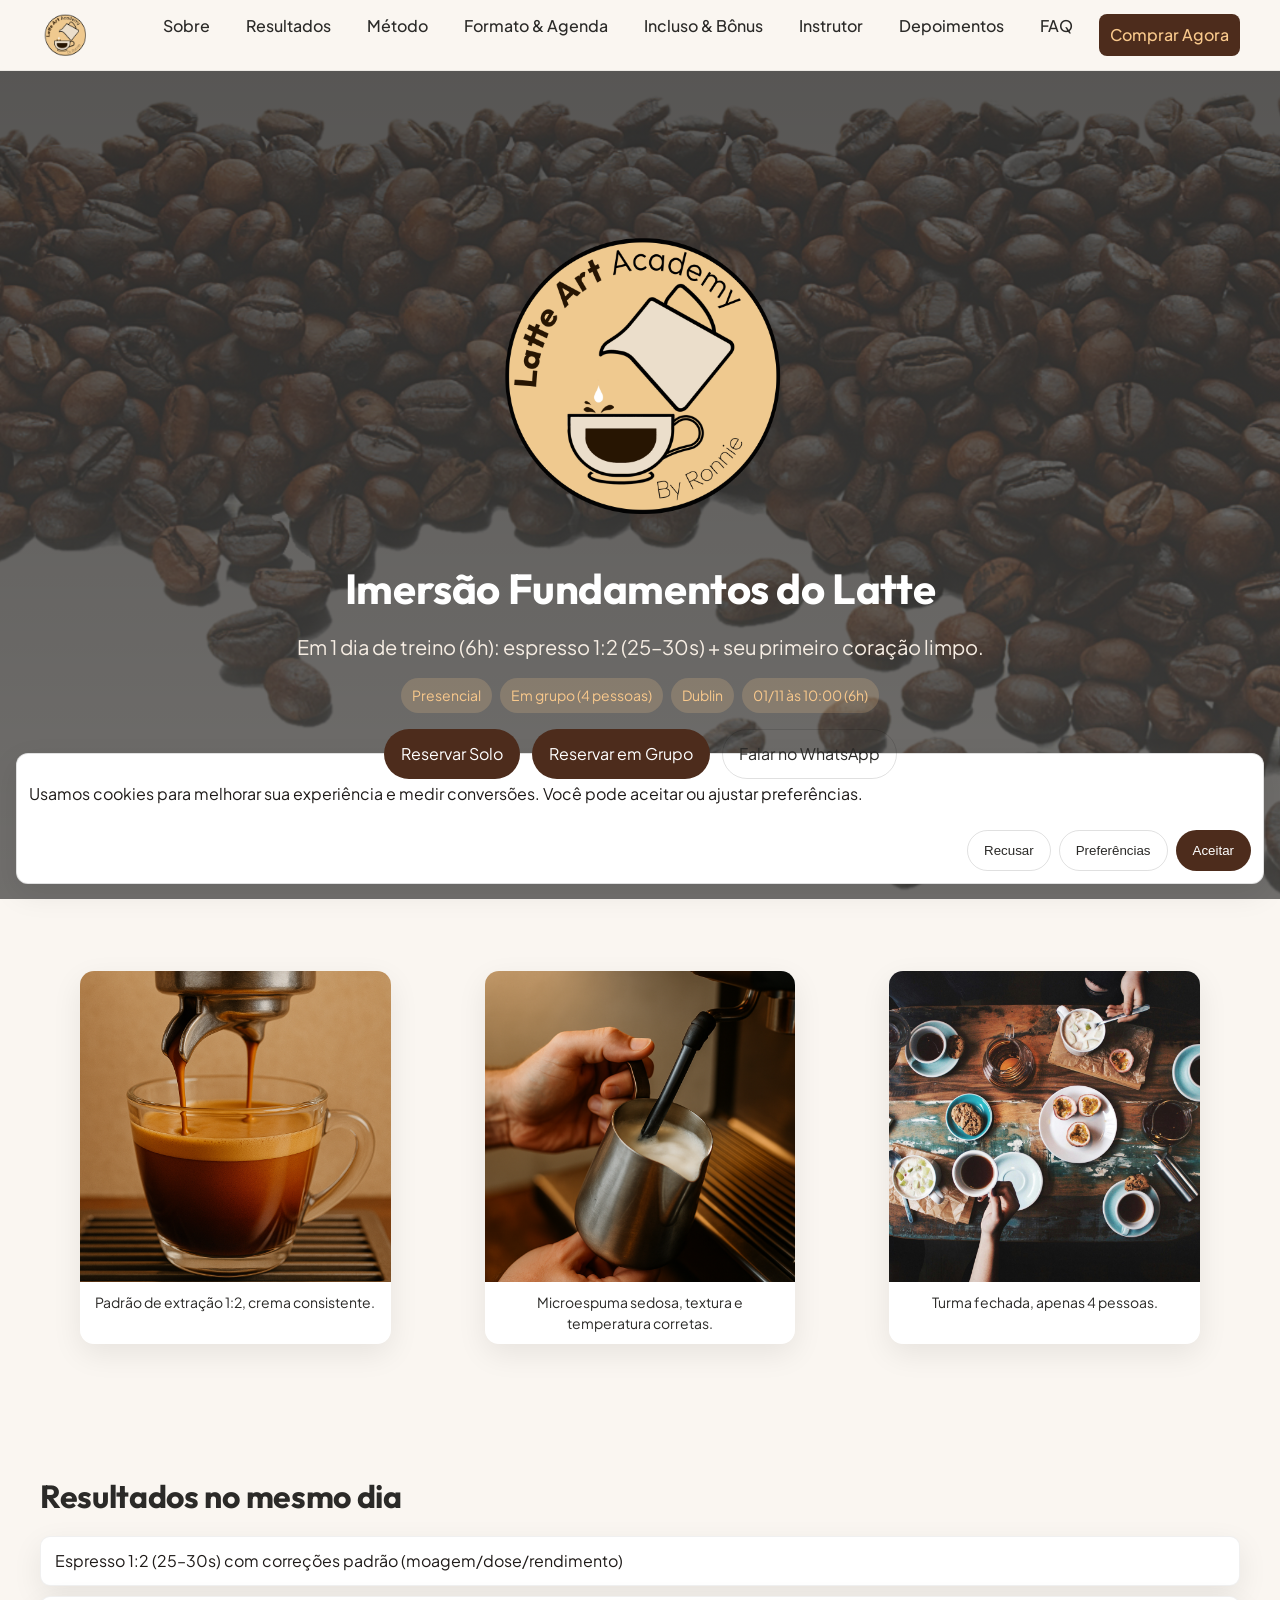
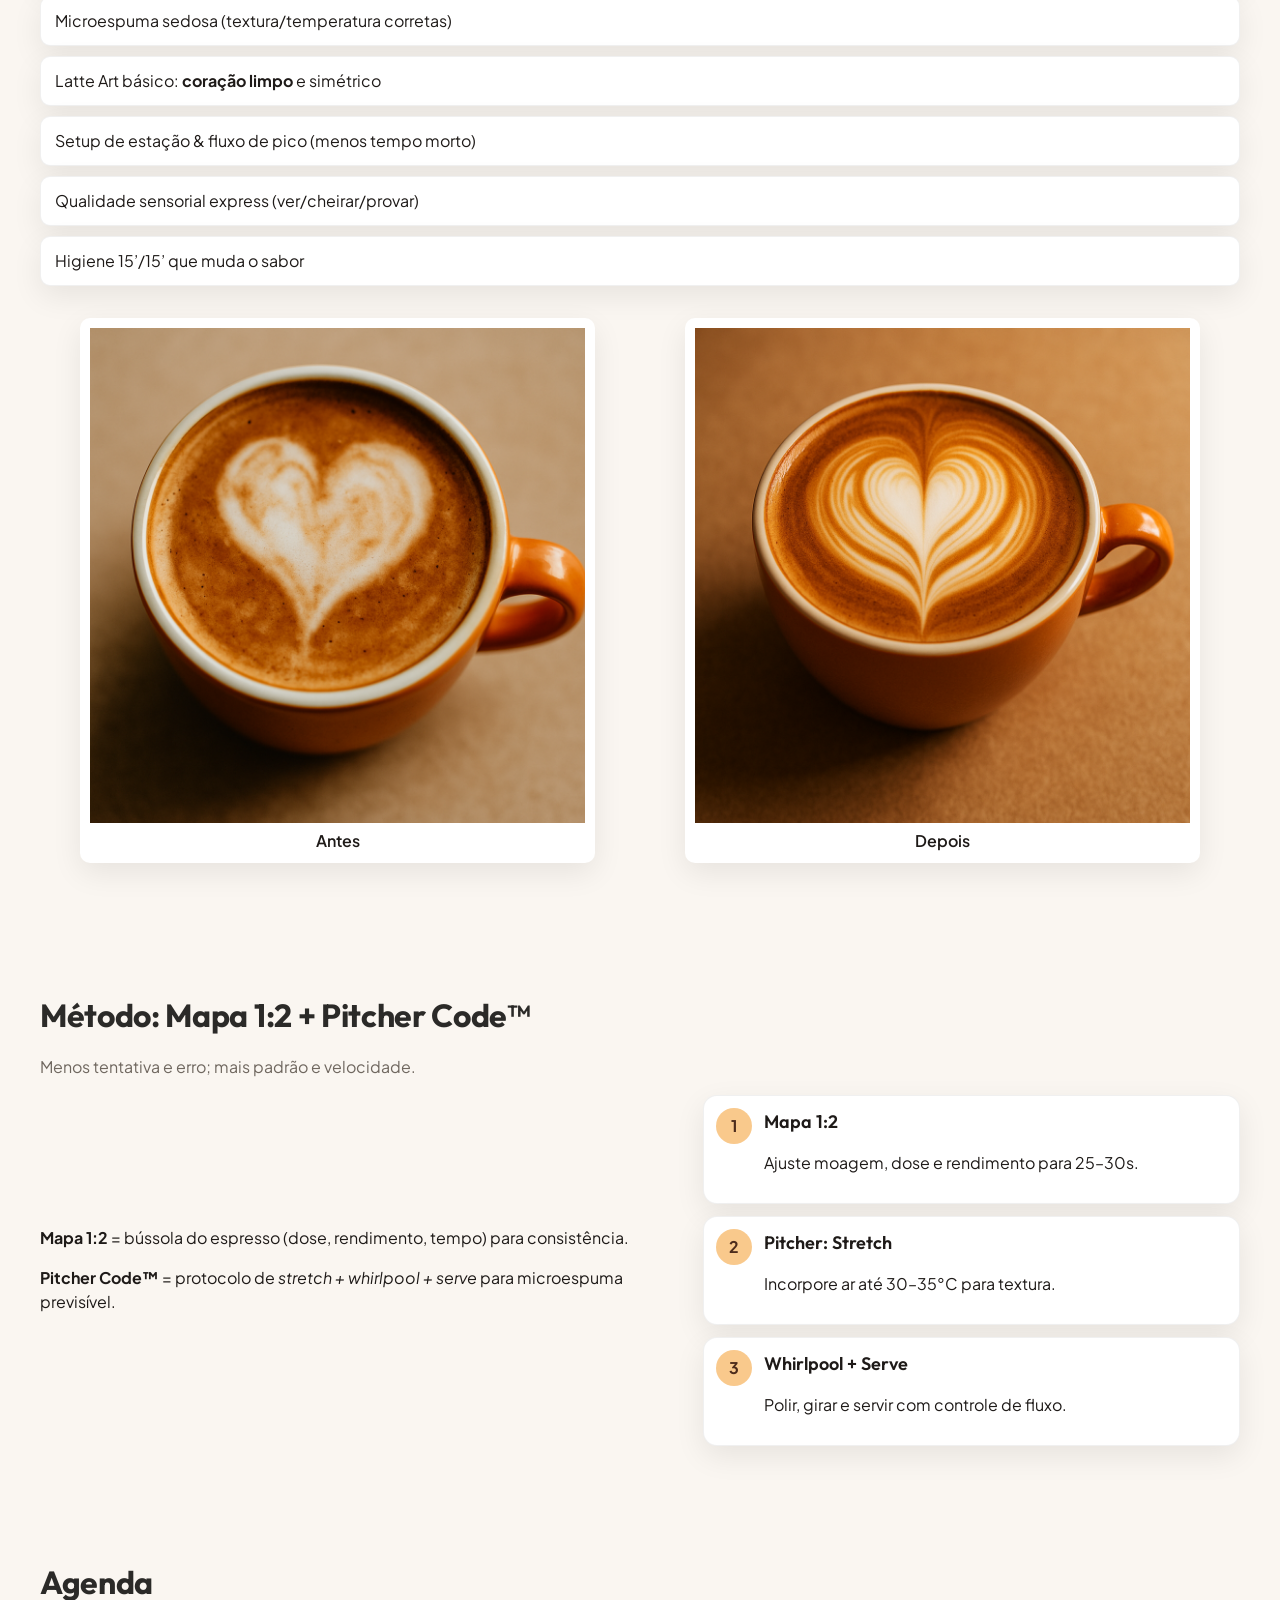
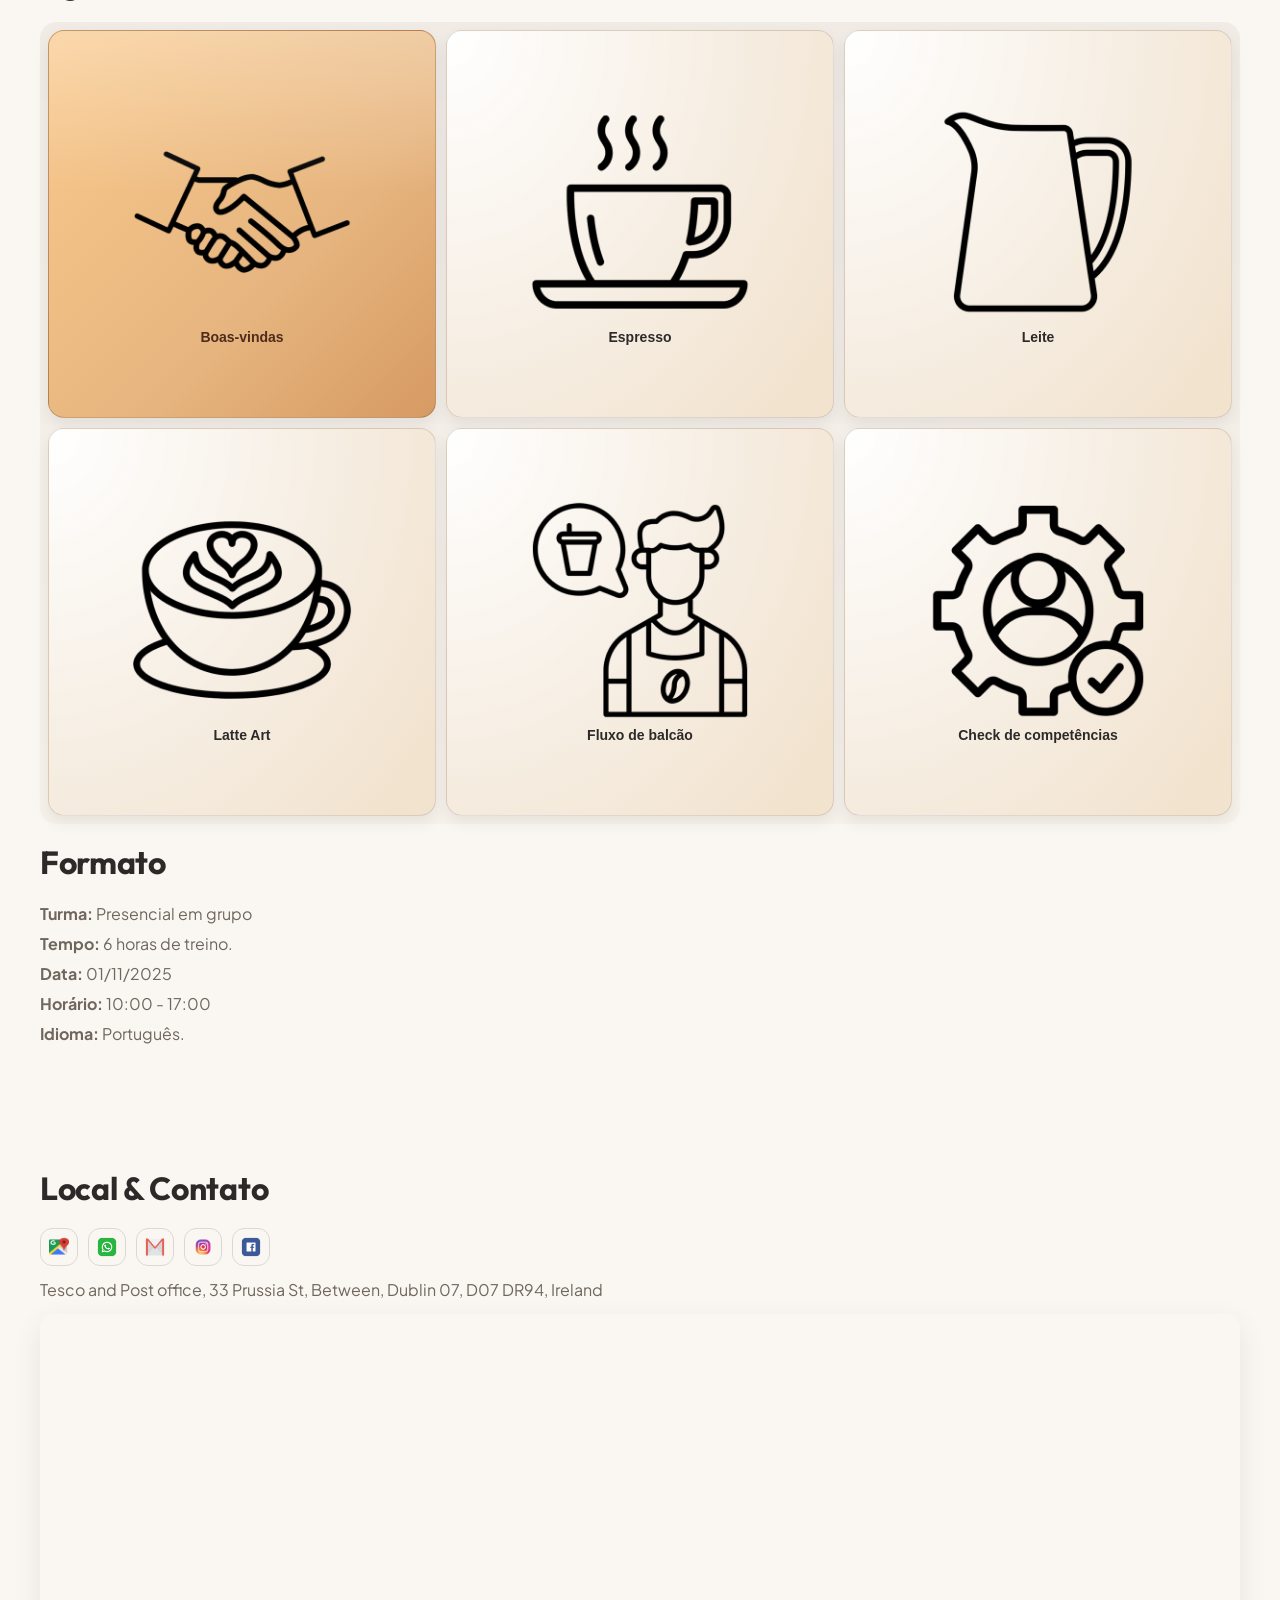
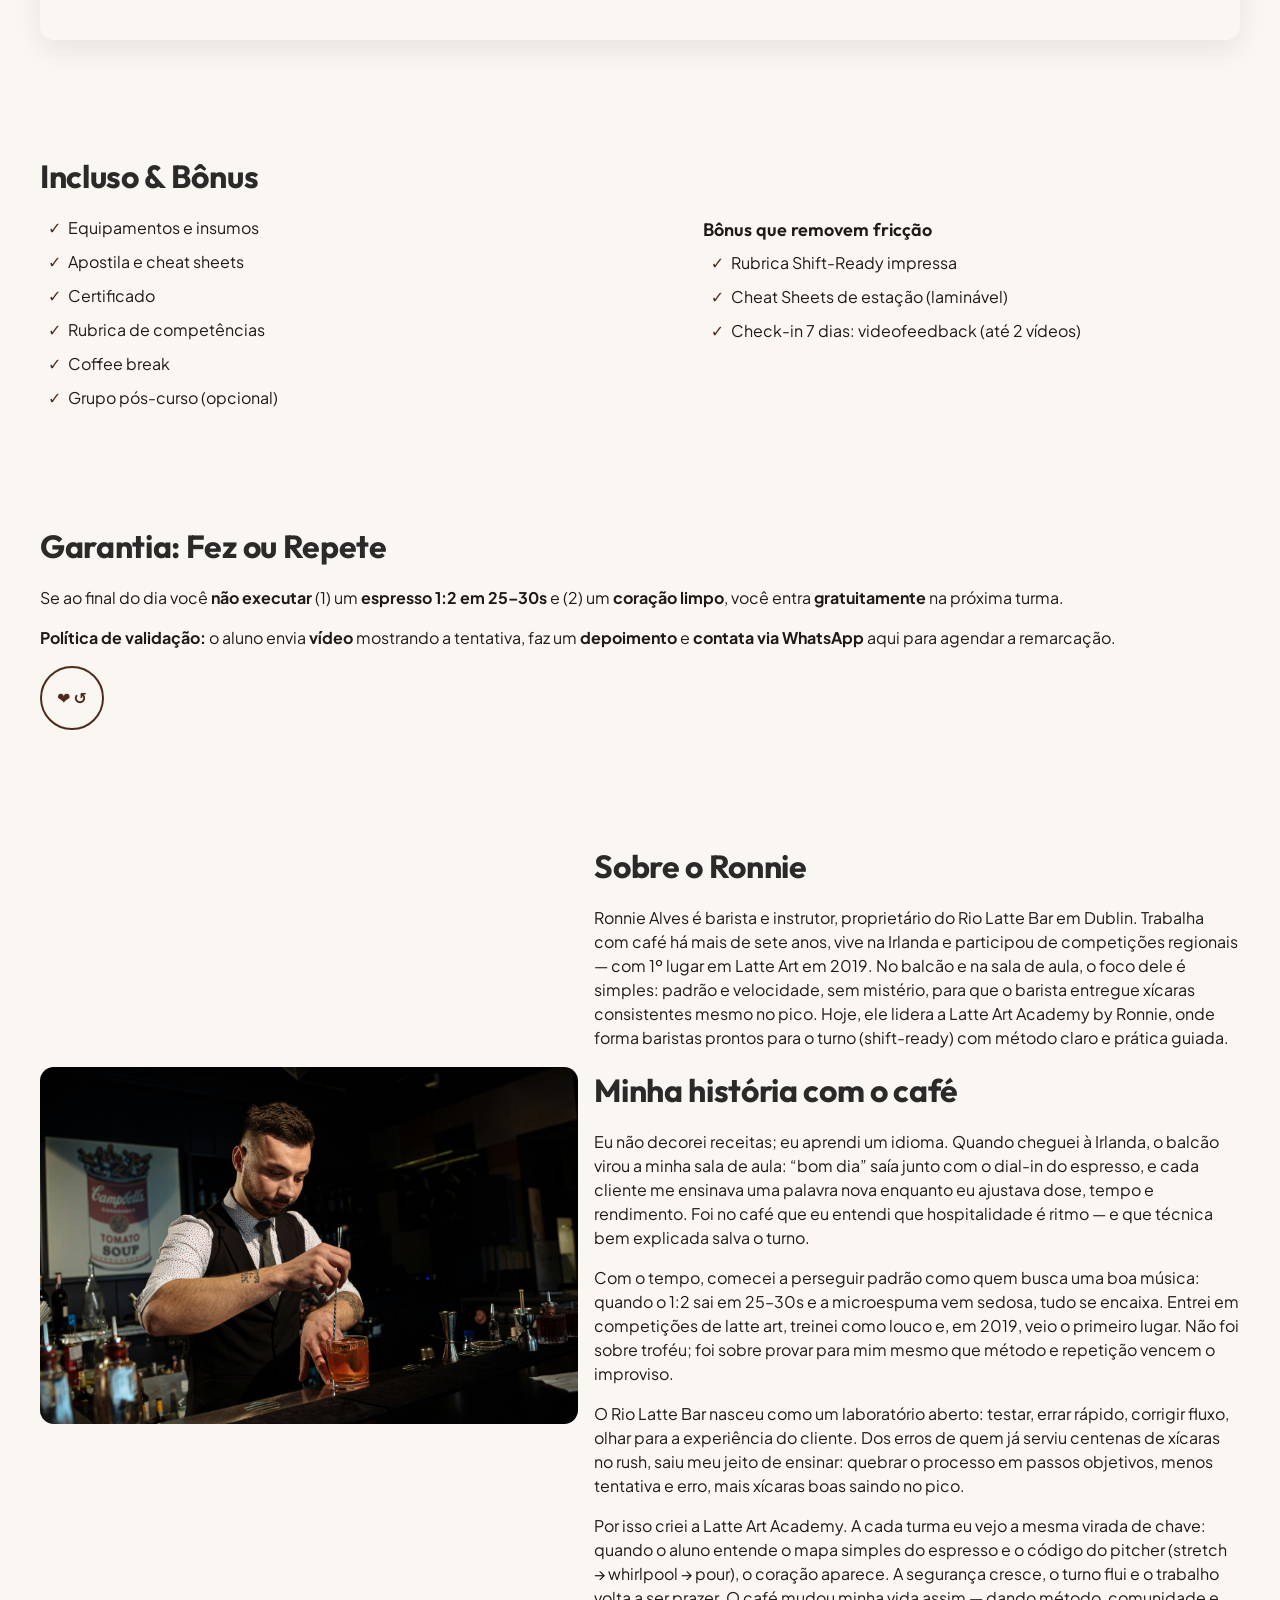
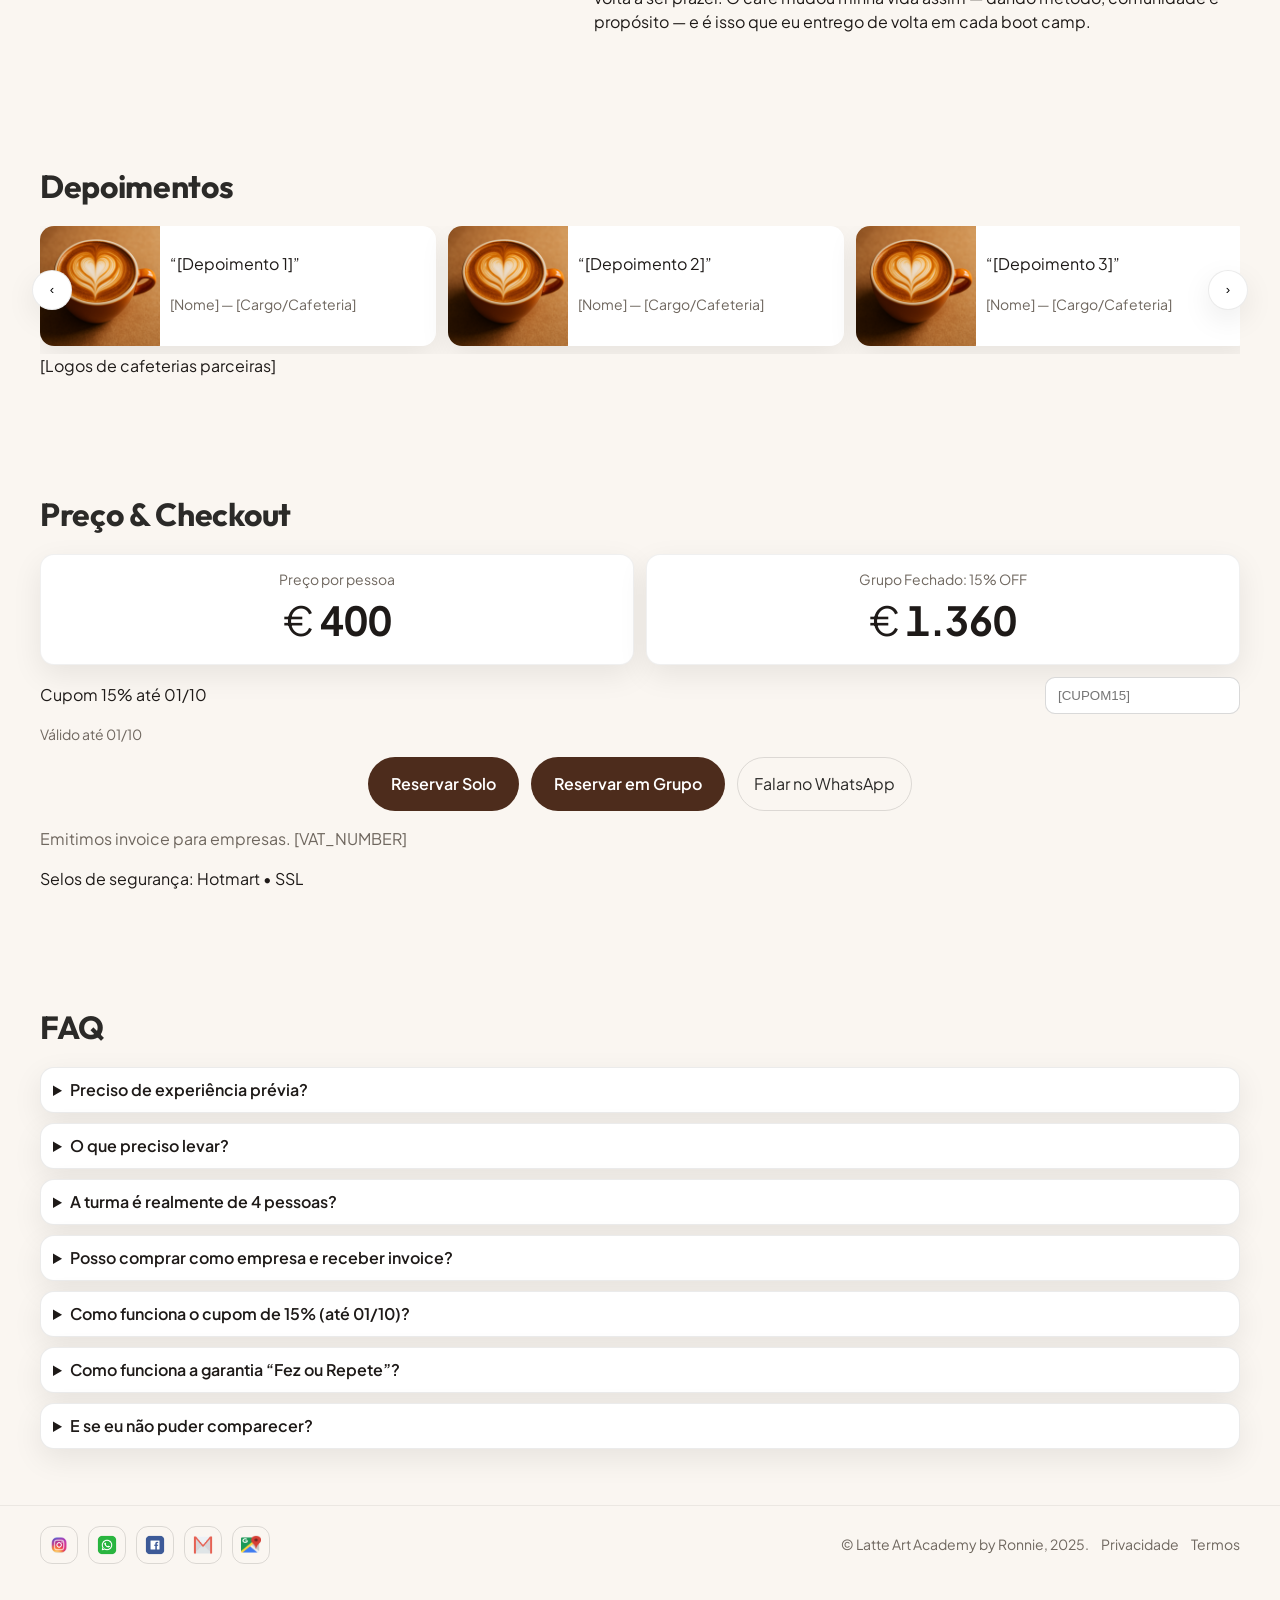
<file: index.html>
<!doctype html>
<html lang="pt-BR">
  <head>
    <meta charset="utf-8" />
    <meta name="viewport" content="width=device-width, initial-scale=1, viewport-fit=cover" />
    <title>Latte Express Boot Camp (4 vagas) — Curso Presencial de Barista em Dublin</title>
    <meta name="description" content="Em 1 dia (6h), domine espresso 1:2 e seu primeiro coração de latte. Turma presencial e fechada para 4 pessoas. Garantia Fez ou Repete." />
    <link rel="preconnect" href="https://fonts.googleapis.com" />
    <link rel="preconnect" href="https://fonts.gstatic.com" crossorigin />
    <link href="https://fonts.googleapis.com/css2?family=Outfit:wght@400;500;600;700&family=Plus+Jakarta+Sans:wght@400;500;600&display=swap" rel="stylesheet" />
    <link rel="stylesheet" href="/styles.css" />
    <meta property="og:title" content="Latte Express Boot Camp (4 vagas) — Curso Presencial de Barista em Dublin" />
    <meta property="og:description" content="Em 1 dia (6h), domine espresso 1:2 e seu primeiro coração de latte. Turma presencial e fechada para 4 pessoas. Garantia Fez ou Repete." />
    <meta property="og:type" content="website" />
    <meta property="og:image" content="/Header.png" />
    <meta property="og:locale" content="pt_BR" />
    <link rel="icon" href="/Logo_academy.png" />
    <script type="application/ld+json">
      {
        "@context": "https://schema.org",
        "@type": "Event",
        "name": "Latte Express Boot Camp — Turma Fechada (4 pessoas)",
        "startDate": "2025-11-01T10:00",
        "endDate": "2025-11-01T16:00",
        "eventAttendanceMode": "https://schema.org/OfflineEventAttendanceMode",
        "eventStatus": "https://schema.org/EventScheduled",
        "location": {
          "@type": "Place",
          "name": "Latte Art Academy by Ronnie (local parceiro)",
          "address": {
            "@type": "PostalAddress",
            "streetAddress": "Tesco and Post office, 33 Prussia St, Between",
            "addressLocality": "Dublin",
            "postalCode": "D07 DR94",
            "addressRegion": "Dublin 07",
            "addressCountry": "IE"
          }
        },
        "image": ["/Header.png"],
        "description": "Boot Camp presencial e fechado para 4 pessoas. Em 1 dia (6h): espresso 1:2 e seu primeiro coração de latte.",
        "offers": {
          "@type": "Offer",
          "price": "1360",
          "priceCurrency": "EUR",
          "availability": "https://schema.org/InStock",
          "url": "[HOTMART_CHECKOUT_URL]"
        },
        "performer": {
          "@type": "Person",
          "name": "Ronnie"
        },
        "organizer": {
          "@type": "Organization",
          "name": "Latte Art Academy by Ronnie",
          "url": "https://www.instagram.com/riolattebar/"
        }
      }
    </script>
    <script type="application/ld+json">
      {
        "@context": "https://schema.org",
        "@type": "Course",
        "name": "Latte Express Boot Camp",
        "description": "Curso prático presencial para baristas: espresso 1:2 e latte art básico em 6 horas.",
        "provider": {
          "@type": "Organization",
          "name": "Latte Art Academy by Ronnie",
          "sameAs": "https://www.instagram.com/riolattebar/"
        }
      }
    </script>
  </head>
  <body>
    <a class="skip-link" href="#conteudo">Pular para o conteúdo principal</a>

    <header class="site-header" role="banner">
      <div class="container header-inner">
        <a href="#topo" class="brand" aria-label="Ir para o topo">
          <img src="/Logo_academy.png?v=2" alt="Latte Art Academy by Ronnie." width="40" height="40" loading="eager" />
        </a>
        <nav class="main-nav" aria-label="Menu principal">
          <ul>
            <li><a href="#sobre">Sobre</a></li>
            <li><a href="#resultados">Resultados</a></li>
            <li><a href="#metodo">Método</a></li>
            <li><a href="#formato">Formato &amp; Agenda</a></li>
            <li><a href="#incluso">Incluso &amp; Bônus</a></li>
            <li><a href="#instrutor">Instrutor</a></li>
            <li><a href="#depoimentos">Depoimentos</a></li>
            <li><a href="#faq">FAQ</a></li>
            <li><a href="#checkout" class="btn btn-primary">Comprar Agora</a></li>
          </ul>
        </nav>
        <a href="#checkout" class="btn btn-primary cta-sticky" data-analytics="cta_click">Reservar em Grupo</a>
      </div>
    </header>

    <main id="conteudo">
      <!-- HERO -->
      <section id="topo" class="hero" aria-label="Hero">
        <div class="hero-media" role="img" aria-label="Ambiente de treino barista com máquina profissional em Dublin."></div>
        <div class="container hero-inner">
          <img src="/Logo_academy.png" alt="Latte Art Academy by Ronnie." class="hero-logo" width="240" height="240" loading="eager" />
          <h1>Imersão Fundamentos do Latte</h1>
          <p class="sub">Em 1 dia de treino (6h): espresso 1:2 (25–30s) + seu primeiro coração limpo.</p>
          <div class="chips">
            <span class="chip">Presencial</span>
            <span class="chip">Em grupo (4 pessoas)</span>
            <span class="chip">Dublin</span>
            <span class="chip">01/11 às 10:00 (6h)</span>
          </div>
          <div class="cta-row">
            <a href="#checkout-solo" class="btn btn-primary" data-analytics="initiate_checkout">Reservar Solo</a>
            <a href="#checkout" class="btn btn-primary" data-analytics="initiate_checkout">Reservar em Grupo</a>
            <a href="[WHATSAPP_LINK]" class="btn btn-ghost" target="_blank" rel="noopener" data-analytics="cta_whatsapp">Falar no WhatsApp</a>
          </div>
        </div>
      </section>

      <!-- Prova rápida -->
      <section id="sobre" class="proof-mini" aria-label="Prova rápida">
        <div class="container grid-3">
          <figure class="card fade-in">
            <img src="/Expresso.png" alt="Close do espresso extraindo com crema e fluxo uniforme." loading="lazy" width="640" height="640" />
            <figcaption>Padrão de extração 1:2, crema consistente.</figcaption>
          </figure>
          <figure class="card fade-in">
            <img src="/Milk.png" alt="Mãos vaporizando leite em pitcher, vapor visível." loading="lazy" width="640" height="640" />
            <figcaption>Microespuma sedosa, textura e temperatura corretas.</figcaption>
          </figure>
          <figure class="card fade-in">
            <img src="/turma_fechada.png" alt="Turma pequena, prática guiada em estação." loading="lazy" width="640" height="640" />
            <figcaption>Turma fechada, apenas 4 pessoas.</figcaption>
          </figure>
        </div>
      </section>

      <!-- Resultados -->
      <section id="resultados" class="results" aria-label="Resultados práticos">
        <div class="container">
          <h2>Resultados no mesmo dia</h2>
          <ul class="bullets">
            <li>Espresso 1:2 (25–30s) com correções padrão (moagem/dose/rendimento)</li>
            <li>Microespuma sedosa (textura/temperatura corretas)</li>
            <li>Latte Art básico: <strong>coração limpo</strong> e simétrico</li>
            <li>Setup de estação &amp; fluxo de pico (menos tempo morto)</li>
            <li>Qualidade sensorial express (ver/cheirar/provar)</li>
            <li>Higiene 15’/15’ que muda o sabor</li>
          </ul>

          <div class="compare">
            <figure>
              <img src="/latte_antes.png" alt="Latte art antes do treinamento (desenho irregular)." loading="lazy" width="640" height="640" />
              <figcaption>Antes</figcaption>
            </figure>
            <figure>
              <img src="/latte_Depois.png" alt="Latte art após o Boot Camp (coração limpo e simétrico)." loading="lazy" width="640" height="640" />
              <figcaption>Depois</figcaption>
            </figure>
          </div>
        </div>
      </section>

      <!-- Método -->
      <section id="metodo" class="method" aria-label="Método exclusivo">
        <div class="container">
          <h2>Método: Mapa 1:2 + Pitcher Code™</h2>
          <p class="lead">Menos tentativa e erro; mais padrão e velocidade.</p>
          <div class="method-grid">
            <div class="method-text">
              <p><strong>Mapa 1:2</strong> = bússola do espresso (dose, rendimento, tempo) para consistência.</p>
              <p><strong>Pitcher Code™</strong> = protocolo de <em>stretch + whirlpool + serve</em> para microespuma previsível.</p>
            </div>
            <ol class="diagram">
              <li>
                <span class="step">1</span>
                <div>
                  <h3>Mapa 1:2</h3>
                  <p>Ajuste moagem, dose e rendimento para 25–30s.</p>
                </div>
              </li>
              <li>
                <span class="step">2</span>
                <div>
                  <h3>Pitcher: Stretch</h3>
                  <p>Incorpore ar até 30–35°C para textura.</p>
                </div>
              </li>
              <li>
                <span class="step">3</span>
                <div>
                  <h3>Whirlpool + Serve</h3>
                  <p>Polir, girar e servir com controle de fluxo.</p>
                </div>
              </li>
            </ol>
          </div>
        </div>
      </section>

      <!-- Formato & Agenda -->
      <section id="formato" class="format" aria-label="Agenda">
        <div class="container">
          <h2>Agenda</h2>
          <div class="agenda" role="tablist" aria-label="Agenda do dia">
            <button class="tab" role="tab" aria-selected="true" aria-controls="panel-bv" id="tab-bv">
              <img src="/bv.png" alt="" aria-hidden="true" />
              <span>Boas-vindas</span>
            </button>
            <button class="tab" role="tab" aria-selected="false" aria-controls="panel-espresso" id="tab-espresso">
              <img src="/espresso.png" alt="" aria-hidden="true" />
              <span>Espresso</span>
            </button>
            <button class="tab" role="tab" aria-selected="false" aria-controls="panel-leite" id="tab-leite">
              <img src="/leite.png" alt="" aria-hidden="true" />
              <span>Leite</span>
            </button>
            <button class="tab" role="tab" aria-selected="false" aria-controls="panel-la" id="tab-la">
              <img src="/la.png" alt="" aria-hidden="true" />
              <span>Latte Art</span>
            </button>
            <button class="tab" role="tab" aria-selected="false" aria-controls="panel-fdb" id="tab-fdb">
              <img src="/fdb.png" alt="" aria-hidden="true" />
              <span>Fluxo de balcão</span>
            </button>
            <button class="tab" role="tab" aria-selected="false" aria-controls="panel-cdc" id="tab-cdc">
              <img src="/cdc.png" alt="" aria-hidden="true" />
              <span>Check de competências</span>
            </button>
            <div class="agenda-flyout" hidden role="region" aria-live="polite"></div>
          </div>
          <div class="panels">
            <section id="panel-bv" class="panel" role="tabpanel" aria-labelledby="tab-bv" hidden>
              <h3>Boas-vindas</h3>
              <p class="sublabel">alinhamento, setup e segurança</p>
              <p class="short">Objetivos do dia, apresentação do método (Mapa 1:2 + Pitcher Code™), mise-en-place da estação e higiene rápida.</p>
              <p class="outcome">Você sai com: rubrica na mão e estação pronta pra praticar.</p>
            </section>
            <section id="panel-espresso" class="panel" role="tabpanel" aria-labelledby="tab-espresso" hidden>
              <h3>Espresso</h3>
              <p class="sublabel">1:2 em 25–30s, sem adivinhação</p>
              <p class="short">Dial-in guiado (dose, rendimento, tempo), distribuição/compactação, leitura de fluxo/crema e correções ao vivo para sub/super extração.</p>
              <p class="outcome">Você sai com: 2 shots seguidos dentro da janela 25–30s.</p>
            </section>
            <section id="panel-leite" class="panel" role="tabpanel" aria-labelledby="tab-leite" hidden>
              <h3>Leite</h3>
              <p class="sublabel">microespuma previsível, toda vez</p>
              <p class="short">Pitcher Code™ (stretch → whirlpool → servir), volumes e temperatura, 5 exercícios para tirar bolhas e ganhar textura sedosa.</p>
              <p class="outcome">Você sai com: leite brilhante e estável, pronto pro desenho.</p>
            </section>
            <section id="panel-la" class="panel" role="tabpanel" aria-labelledby="tab-la" hidden>
              <h3>Latte Art</h3>
              <p class="sublabel">seu primeiro coração limpo</p>
              <p class="short">controle de altura e fluxo, ângulo da xícara, entrada/fechamento do desenho e drills de precisão.</p>
              <p class="outcome">Você sai com: um coração simétrico fotografável.</p>
            </section>
            <section id="panel-fdb" class="panel" role="tabpanel" aria-labelledby="tab-fdb" hidden>
              <h3>Fluxo de balcão</h3>
              <p class="sublabel">padrão + velocidade no pico</p>
              <p class="short">ordem de preparo (quente/gelado), fila de shots, pitchers, comunicação com caixa/cozinha e redução de tempo morto.</p>
              <p class="outcome">Você sai com: um mini-roteiro para atender mais rápido sem perder qualidade.</p>
            </section>
            <section id="panel-cdc" class="panel" role="tabpanel" aria-labelledby="tab-cdc" hidden>
              <h3>Check de competências</h3>
              <p class="sublabel">validação e próximos passos</p>
              <p class="short">aplicação da Rubrica Shift-Ready (espresso 1:2, leite, coração, higiene/estação) + feedback individual, certificado e plano de prática.</p>
              <p class="outcome">Você sai com: aprovação registrada — e, se não bater os 2 resultados, “Fez ou Repete” na próxima turma.</p>
            </section>
          </div>
          <div class="event-meta">
            <h2>Formato</h2>
            <p><strong>Turma:</strong> Presencial em grupo</p>
            <p><strong>Tempo:</strong> 6 horas de treino.</p>
            <p><strong>Data:</strong> 01/11/2025</p>
            <p><strong>Horário:</strong> 10:00 - 17:00</p>
            <p><strong>Idioma:</strong> Português.</p>
          </div>
        </div>
      </section>
      <section id="contato" class="contact" aria-label="Local e contato">
        <div class="container">
          <h2>Local &amp; Contato</h2>
          <div class="cta-row">
            <a class="btn btn-ghost icon-btn" href="https://www.google.com/maps/search/?api=1&query=Tesco%20and%20Post%20office,%2033%20Prussia%20St,%20Between,%20Dublin%2007,%20D07%20DR94,%20Ireland" target="_blank" rel="noopener" aria-label="Abrir no Google Maps">
              <img src="/maps_logo.png" alt="" aria-hidden="true" />
            </a>
            <a class="btn btn-ghost icon-btn" href="[WHATSAPP_LINK]" target="_blank" rel="noopener" aria-label="Abrir WhatsApp">
              <img src="/whats_logo.png" alt="" aria-hidden="true" />
            </a>
            <a class="btn btn-ghost icon-btn" href="mailto:[SUPORTE_EMAIL]" aria-label="Enviar e-mail">
              <img src="/mail_logo.png" alt="" aria-hidden="true" />
            </a>
            <a class="btn btn-ghost icon-btn" href="https://www.instagram.com/riolattebar/" target="_blank" rel="noopener" aria-label="Abrir Instagram">
              <img src="/Insta_Logo.png" alt="" aria-hidden="true" />
            </a>
            <a class="btn btn-ghost icon-btn" href="https://www.facebook.com/riolattebar" target="_blank" rel="noopener" aria-label="Abrir Facebook">
              <img src="/face_logo.png" alt="" aria-hidden="true" />
            </a>
          </div>
          <address>
            Tesco and Post office, 33 Prussia St, Between, Dublin 07, D07 DR94, Ireland
          </address>
          <div class="map-wrap">
            <iframe title="Mapa do local" src="https://www.google.com/maps?q=Tesco%20and%20Post%20office,%2033%20Prussia%20St,%20Between,%20Dublin%2007,%20D07%20DR94,%20Ireland&output=embed" loading="lazy" referrerpolicy="no-referrer-when-downgrade"></iframe>
          </div>
        </div>
      </section>

      <!-- Incluso & Bônus -->
      <section id="incluso" class="included" aria-label="Incluso e Bônus">
        <div class="container">
          <h2>Incluso &amp; Bônus</h2>
          <div class="grid-2">
            <ul class="checklist">
              <li>Equipamentos e insumos</li>
              <li>Apostila e cheat sheets</li>
              <li>Certificado</li>
              <li>Rubrica de competências</li>
              <li>Coffee break</li>
              <li>Grupo pós-curso (opcional)</li>
            </ul>
            <div class="bonuses">
              <h3>Bônus que removem fricção</h3>
              <ul class="checklist">
                <li>Rubrica Shift-Ready impressa</li>
                <li>Cheat Sheets de estação (laminável)</li>
                <li>Check-in 7 dias: videofeedback (até 2 vídeos)</li>
              </ul>
            </div>
          </div>
        </div>
      </section>

      <!-- Garantia -->
      <section id="garantia" class="guarantee" aria-label="Garantia Fez ou Repete">
        <div class="container">
          <h2>Garantia: Fez ou Repete</h2>
          <p>Se ao final do dia você <strong>não executar</strong> (1) um <strong>espresso 1:2 em 25–30s</strong> e (2) um <strong>coração limpo</strong>, você entra <strong>gratuitamente</strong> na próxima turma.</p>
          <p class="policy"><strong>Política de validação:</strong> o aluno envia <strong>vídeo</strong> mostrando a tentativa, faz um <strong>depoimento</strong> e <strong>contata via WhatsApp</strong> <a href="[WHATSAPP_LINK]" target="_blank" rel="noopener">aqui</a> para agendar a remarcação.</p>
          <div class="badge" aria-hidden="true" title="Selo de garantia">❤︎ ↺</div>
        </div>
      </section>

      <!-- Instrutor -->
      <section id="instrutor" class="instructor" aria-label="Quem ensina">
        <div class="container instructor-grid">
          <div class="portrait">
            <img src="/ronnie.png" alt="Retrato do instrutor Ronnie." loading="lazy" width="640" height="640" />
          </div>
          <div class="bio">
            <h2>Sobre o Ronnie</h2>
            <p>Ronnie Alves é barista e instrutor, proprietário do Rio Latte Bar em Dublin. Trabalha com café há mais de sete anos, vive na Irlanda e participou de competições regionais — com 1º lugar em Latte Art em 2019. No balcão e na sala de aula, o foco dele é simples: padrão e velocidade, sem mistério, para que o barista entregue xícaras consistentes mesmo no pico. Hoje, ele lidera a Latte Art Academy by Ronnie, onde forma baristas prontos para o turno (shift-ready) com método claro e prática guiada.</p>
            <h2>Minha história com o café</h2>
            <p>Eu não decorei receitas; eu aprendi um idioma. Quando cheguei à Irlanda, o balcão virou a minha sala de aula: “bom dia” saía junto com o dial-in do espresso, e cada cliente me ensinava uma palavra nova enquanto eu ajustava dose, tempo e rendimento. Foi no café que eu entendi que hospitalidade é ritmo — e que técnica bem explicada salva o turno.</p>
            <p>Com o tempo, comecei a perseguir padrão como quem busca uma boa música: quando o 1:2 sai em 25–30s e a microespuma vem sedosa, tudo se encaixa. Entrei em competições de latte art, treinei como louco e, em 2019, veio o primeiro lugar. Não foi sobre troféu; foi sobre provar para mim mesmo que método e repetição vencem o improviso.</p>
            <p>O Rio Latte Bar nasceu como um laboratório aberto: testar, errar rápido, corrigir fluxo, olhar para a experiência do cliente. Dos erros de quem já serviu centenas de xícaras no rush, saiu meu jeito de ensinar: quebrar o processo em passos objetivos, menos tentativa e erro, mais xícaras boas saindo no pico.</p>
            <p>Por isso criei a Latte Art Academy. A cada turma eu vejo a mesma virada de chave: quando o aluno entende o mapa simples do espresso e o código do pitcher (stretch → whirlpool → pour), o coração aparece. A segurança cresce, o turno flui e o trabalho volta a ser prazer. O café mudou minha vida assim — dando método, comunidade e propósito — e é isso que eu entrego de volta em cada boot camp.</p>
          </div>
        </div>
      </section>

      <!-- Depoimentos -->
      <section id="depoimentos" class="testimonials" aria-label="Depoimentos">
        <div class="container">
          <h2>Depoimentos</h2>
          <div class="carousel" role="region" aria-roledescription="carrossel" aria-label="Depoimentos de alunos">
            <button class="nav prev" aria-label="Anterior">‹</button>
            <div class="track">
              <article class="t-card">
                <img src="/latte_Depois.png" alt="Latte art após o Boot Camp (coração limpo e simétrico)." loading="lazy" width="320" height="320" />
                <div class="t-body">
                  <p>“[Depoimento 1]”</p>
                  <span class="t-meta">[Nome] — [Cargo/Cafeteria]</span>
                </div>
              </article>
              <article class="t-card">
                <img src="/latte_Depois.png" alt="Latte art após o Boot Camp (coração limpo e simétrico)." loading="lazy" width="320" height="320" />
                <div class="t-body">
                  <p>“[Depoimento 2]”</p>
                  <span class="t-meta">[Nome] — [Cargo/Cafeteria]</span>
                </div>
              </article>
              <article class="t-card">
                <img src="/latte_Depois.png" alt="Latte art após o Boot Camp (coração limpo e simétrico)." loading="lazy" width="320" height="320" />
                <div class="t-body">
                  <p>“[Depoimento 3]”</p>
                  <span class="t-meta">[Nome] — [Cargo/Cafeteria]</span>
                </div>
              </article>
              <article class="t-card">
                <img src="/latte_Depois.png" alt="Latte art após o Boot Camp (coração limpo e simétrico)." loading="lazy" width="320" height="320" />
                <div class="t-body">
                  <p>“[Depoimento 4]”</p>
                  <span class="t-meta">[Nome] — [Cargo/Cafeteria]</span>
                </div>
              </article>
            </div>
            <button class="nav next" aria-label="Próximo">›</button>
          </div>
          <div class="partner-logos">[Logos de cafeterias parceiras]</div>
        </div>
      </section>

      <!-- Preço & Checkout -->
      <section id="checkout" class="pricing" aria-label="Preço e Checkout">
        <div class="container">
          <h2>Preço &amp; Checkout</h2>
          <div class="price-grid">
            <div class="price-box">
              <div class="pp">Preço por pessoa</div>
              <div class="value" aria-label="quatrocentos euros"><span>€</span><strong>400</strong></div>
            </div>
            <div class="price-box">
              <div class="pp">Grupo Fechado: 15% OFF</div>
              <div class="value" aria-label="mil trezentos e sessenta euros"><span>€</span><strong>1.360</strong></div>
            </div>
          </div>
          <div class="coupon">
            <label for="cupom">Cupom 15% até 01/10</label>
            <input id="cupom" name="cupom" placeholder="[CUPOM15]" inputmode="text" autocomplete="off" />
            <span class="validity">Válido até 01/10</span>
          </div>
          <div class="cta-row">
            <a href="[HOTMART_CHECKOUT_URL]" class="btn btn-primary btn-lg" target="_blank" rel="noopener" data-analytics="purchase">Reservar Solo</a>
            <a href="[HOTMART_CHECKOUT_URL]" class="btn btn-primary btn-lg" target="_blank" rel="noopener" data-analytics="purchase">Reservar em Grupo</a>
            <a href="[WHATSAPP_LINK]" class="btn btn-ghost" target="_blank" rel="noopener" data-analytics="cta_whatsapp">Falar no WhatsApp</a>
          </div>
          <p class="b2b">Emitimos invoice para empresas. <span class="vat">[VAT_NUMBER]</span></p>
          <div class="trust">Selos de segurança: Hotmart • SSL</div>
        </div>
      </section>

      <!-- FAQ -->
      <section id="faq" class="faq" aria-label="Perguntas frequentes">
        <div class="container">
          <h2>FAQ</h2>
          <details>
            <summary>Preciso de experiência prévia?</summary>
            <p>Não. Começamos do básico e vamos direto ao padrão que funciona no balcão.</p>
          </details>
          <details>
            <summary>O que preciso levar?</summary>
            <p>Vontade de praticar. Fornecemos equipamentos e insumos.</p>
          </details>
          <details>
            <summary>A turma é realmente de 4 pessoas?</summary>
            <p>Sim. O formato é fechado para 4 pessoas para garantir atenção e prática.</p>
          </details>
          <details>
            <summary>Posso comprar como empresa e receber invoice?</summary>
            <p>Sim. Emitimos invoice. Informe seus dados fiscais e <span class="vat">[VAT_NUMBER]</span> se aplicável.</p>
          </details>
          <details>
            <summary>Como funciona o cupom de 15% (até 01/10)?</summary>
            <p>Insira o código <strong>[CUPOM15]</strong> antes do pagamento no checkout Hotmart até 01/10.</p>
          </details>
          <details>
            <summary>Como funciona a garantia “Fez ou Repete”?</summary>
            <p>Envie vídeo, deixe um depoimento e contate no WhatsApp <a href="[WHATSAPP_LINK]" target="_blank" rel="noopener">aqui</a> para remarcar.</p>
          </details>
          <details>
            <summary>E se eu não puder comparecer?</summary>
            <p>Fale conosco para remarcação simples, sujeita à disponibilidade da próxima turma.</p>
          </details>
        </div>
      </section>

      
    </main>

    <footer class="site-footer" role="contentinfo">
      <div class="container footer-grid">
        <div class="socials">
          <a href="https://www.instagram.com/riolattebar/" target="_blank" rel="noopener" class="btn btn-ghost icon-btn" aria-label="Abrir Instagram da Latte Art Academy by Ronnie">
            <img src="/Insta_Logo.png" alt="" aria-hidden="true" />
          </a>
          <a href="[WHATSAPP_LINK]" target="_blank" rel="noopener" class="btn btn-ghost icon-btn" aria-label="Abrir WhatsApp">
            <img src="/whats_logo.png" alt="" aria-hidden="true" />
          </a>
          <a href="https://www.facebook.com/riolattebar" target="_blank" rel="noopener" class="btn btn-ghost icon-btn" aria-label="Abrir Facebook">
            <img src="/face_logo.png" alt="" aria-hidden="true" />
          </a>
          <a href="mailto:[SUPORTE_EMAIL]" class="btn btn-ghost icon-btn" aria-label="Enviar e-mail">
            <img src="/mail_logo.png" alt="" aria-hidden="true" />
          </a>
          <a href="https://www.google.com/maps/search/?api=1&query=Tesco%20and%20Post%20office,%2033%20Prussia%20St,%20Between,%20Dublin%2007,%20D07%20DR94,%20Ireland" target="_blank" rel="noopener" class="btn btn-ghost icon-btn" aria-label="Abrir no Google Maps">
            <img src="/maps_logo.png" alt="" aria-hidden="true" />
          </a>
        </div>
        <div class="legal">
          <span>© Latte Art Academy by Ronnie, 2025.</span>
          <a href="[LINK_PRIVACIDADE]" target="_blank" rel="noopener">Privacidade</a>
          <a href="[LINK_TERMOS]" target="_blank" rel="noopener">Termos</a>
        </div>
      </div>
      <div class="cookie-banner" role="dialog" aria-live="polite" aria-label="Consentimento de cookies" hidden>
        <p>Usamos cookies para melhorar sua experiência e medir conversões. Você pode aceitar ou ajustar preferências.</p>
        <div class="cookie-actions">
          <button class="btn btn-ghost" data-cookie="reject">Recusar</button>
          <button class="btn btn-ghost" data-cookie="prefs">Preferências</button>
          <button class="btn btn-primary" data-cookie="accept">Aceitar</button>
        </div>
      </div>
    </footer>

    <!-- Analytics (placeholders) -->
    <script>
      window.GA_MEASUREMENT_ID = '[GA_MEASUREMENT_ID]';
      window.FB_PIXEL_ID = '[FB_PIXEL_ID]';
    </script>
    <script src="/script.js" defer></script>
  </body>
  </html>
</file>
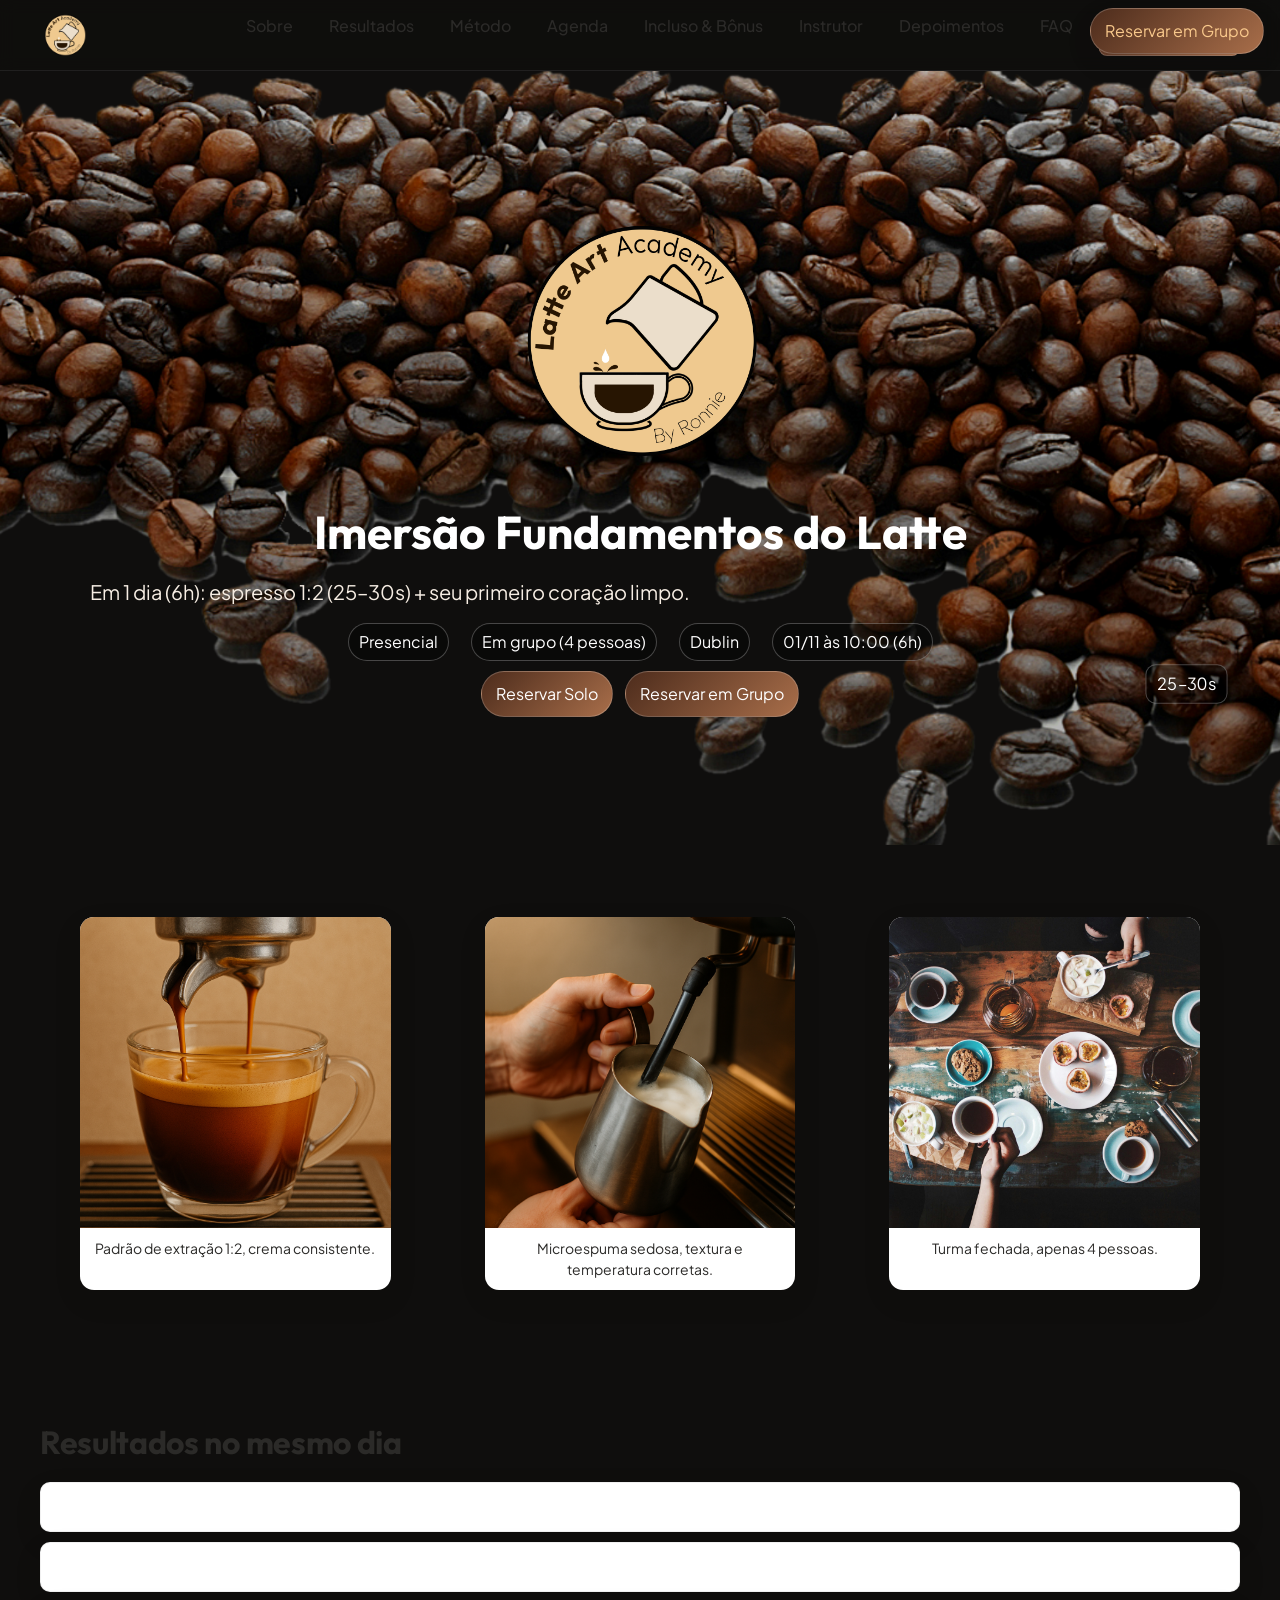
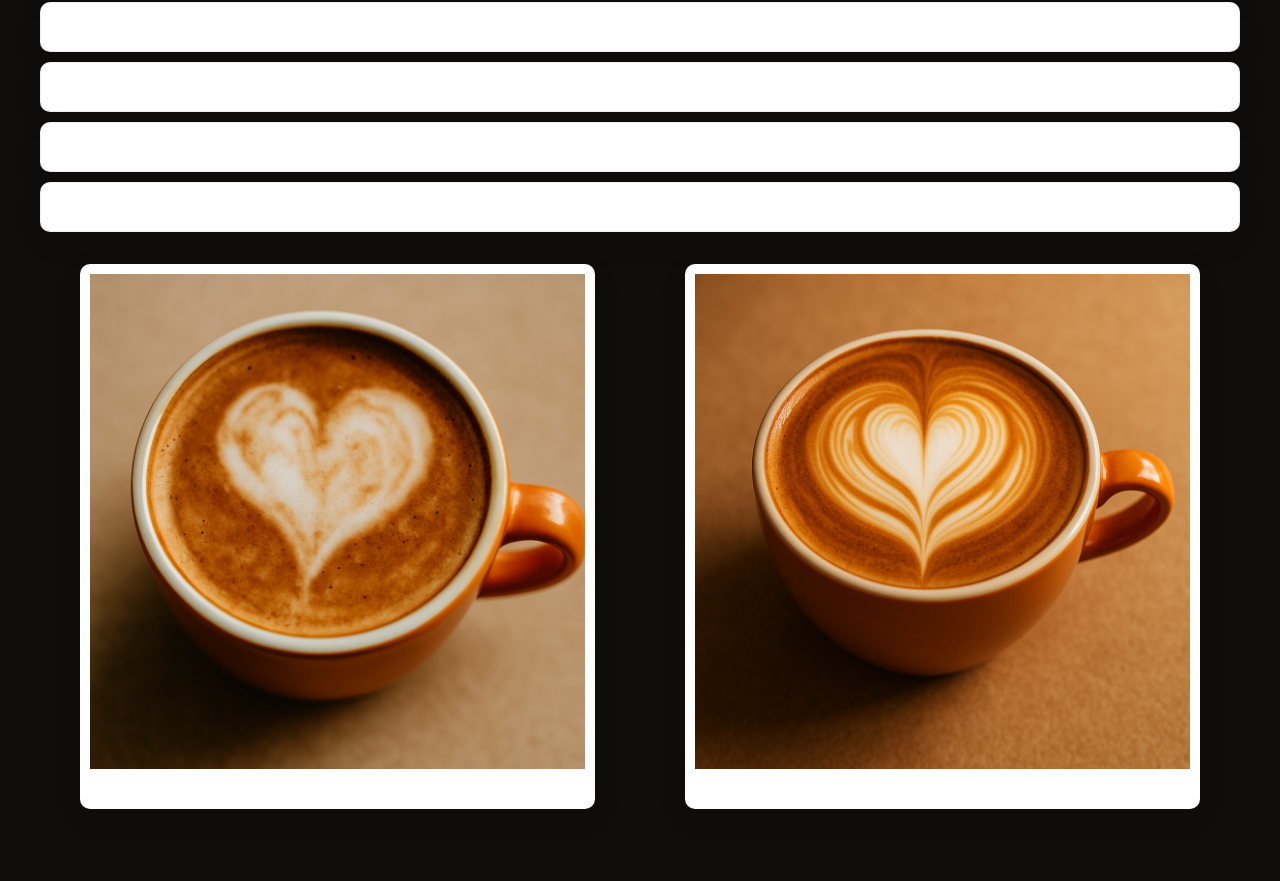
<file: index-b.html>
<!doctype html>
<html lang="pt-BR">
  <head>
    <meta charset="utf-8" />
    <meta name="viewport" content="width=device-width, initial-scale=1, viewport-fit=cover" />
    <title>Latte Express Boot Camp — Versão B</title>
    <meta name="description" content="Variante B: HERO dinâmico com imersão visual e conversão alta." />
    <link rel="preconnect" href="https://fonts.googleapis.com" />
    <link rel="preconnect" href="https://fonts.gstatic.com" crossorigin />
    <link href="https://fonts.googleapis.com/css2?family=Outfit:wght@400;500;600;700&family=Plus+Jakarta+Sans:wght@400;500;600&display=swap" rel="stylesheet" />
    <link rel="stylesheet" href="/styles.css" />
    <link rel="stylesheet" href="/styles-b.css" />
  </head>
  <body class="b">
    <header class="site-header" role="banner">
      <div class="container header-inner">
        <a href="#topo" class="brand" aria-label="Ir para o topo">
          <img src="/Logo_academy.png" alt="Latte Art Academy by Ronnie." width="50" height="50" loading="eager" />
        </a>
        <nav class="main-nav" aria-label="Menu principal">
          <ul>
            <li><a href="#sobre">Sobre</a></li>
            <li><a href="#resultados">Resultados</a></li>
            <li><a href="#metodo">Método</a></li>
            <li><a href="#formato">Agenda</a></li>
            <li><a href="#incluso">Incluso &amp; Bônus</a></li>
            <li><a href="#instrutor">Instrutor</a></li>
            <li><a href="#depoimentos">Depoimentos</a></li>
            <li><a href="#faq">FAQ</a></li>
            <li><a href="#checkout" class="btn btn-primary">Comprar Agora</a></li>
          </ul>
        </nav>
        <a href="#checkout" class="btn btn-primary cta-sticky">Reservar em Grupo</a>
      </div>
    </header>

    <main id="conteudo">
      <section id="topo" class="hero-b" aria-label="Hero versão B">
        <div class="kenburns" aria-hidden="true"></div>
        <div class="steam" aria-hidden="true"></div>
        <div class="container hero-b-inner">
          <img src="/Logo_academy.png" alt="Latte Art Academy by Ronnie." class="hero-logo" width="240" height="240" loading="eager" />
          <h1>Imersão Fundamentos do Latte</h1>
          <p class="sub">Em 1 dia (6h): espresso 1:2 (25–30s) + seu primeiro coração limpo.</p>
          <div class="marquee" aria-label="Detalhes">
            <div class="track">
              <span>Presencial</span>
              <span>Em grupo (4 pessoas)</span>
              <span>Dublin</span>
              <span>01/11 às 10:00 (6h)</span>
            </div>
          </div>
          <div class="cta-row">
            <a href="#checkout-solo" class="btn btn-primary">Reservar Solo</a>
            <a href="#checkout" class="btn btn-primary">Reservar em Grupo</a>
          </div>
          <div class="timer" aria-label="Janela de extração">25–30s</div>
        </div>
      </section>

      <!-- Prova rápida -->
      <section id="sobre" class="proof-mini" aria-label="Prova rápida">
        <div class="container grid-3">
          <figure class="card fade-in">
            <img src="/Expresso.png" alt="Close do espresso extraindo com crema e fluxo uniforme." loading="lazy" width="640" height="640" />
            <figcaption>Padrão de extração 1:2, crema consistente.</figcaption>
          </figure>
          <figure class="card fade-in">
            <img src="/Milk.png" alt="Mãos vaporizando leite em pitcher, vapor visível." loading="lazy" width="640" height="640" />
            <figcaption>Microespuma sedosa, textura e temperatura corretas.</figcaption>
          </figure>
          <figure class="card fade-in">
            <img src="/turma_fechada.png" alt="Turma pequena, prática guiada em estação." loading="lazy" width="640" height="640" />
            <figcaption>Turma fechada, apenas 4 pessoas.</figcaption>
          </figure>
        </div>
      </section>

      <!-- Resultados -->
      <section id="resultados" class="results" aria-label="Resultados práticos">
        <div class="container">
          <h2>Resultados no mesmo dia</h2>
          <ul class="bullets">
            <li>Espresso 1:2 (25–30s) com correções padrão (moagem/dose/rendimento)</li>
            <li>Microespuma sedosa (textura/temperatura corretas)</li>
            <li>Latte Art básico: <strong>coração limpo</strong> e simétrico</li>
            <li>Setup de estação &amp; fluxo de pico (menos tempo morto)</li>
            <li>Qualidade sensorial express (ver/cheirar/provar)</li>
            <li>Higiene 15’/15’ que muda o sabor</li>
          </ul>

          <div class="compare">
            <figure>
              <img src="/latte_antes.png" alt="Latte art antes do treinamento (desenho irregular)." loading="lazy" width="640" height="640" />
              <figcaption>Antes</figcaption>
            </figure>
            <figure>
              <img src="/latte_Depois.png" alt="Latte art após o Boot Camp (coração limpo e simétrico)." loading="lazy" width="640" height="640" />
              <figcaption>Depois</figcaption>
            </figure>
          </div>
        </div>
      </section>
    </main>

    <script src="/script-b.js" defer></script>
  </body>
  </html>
</file>
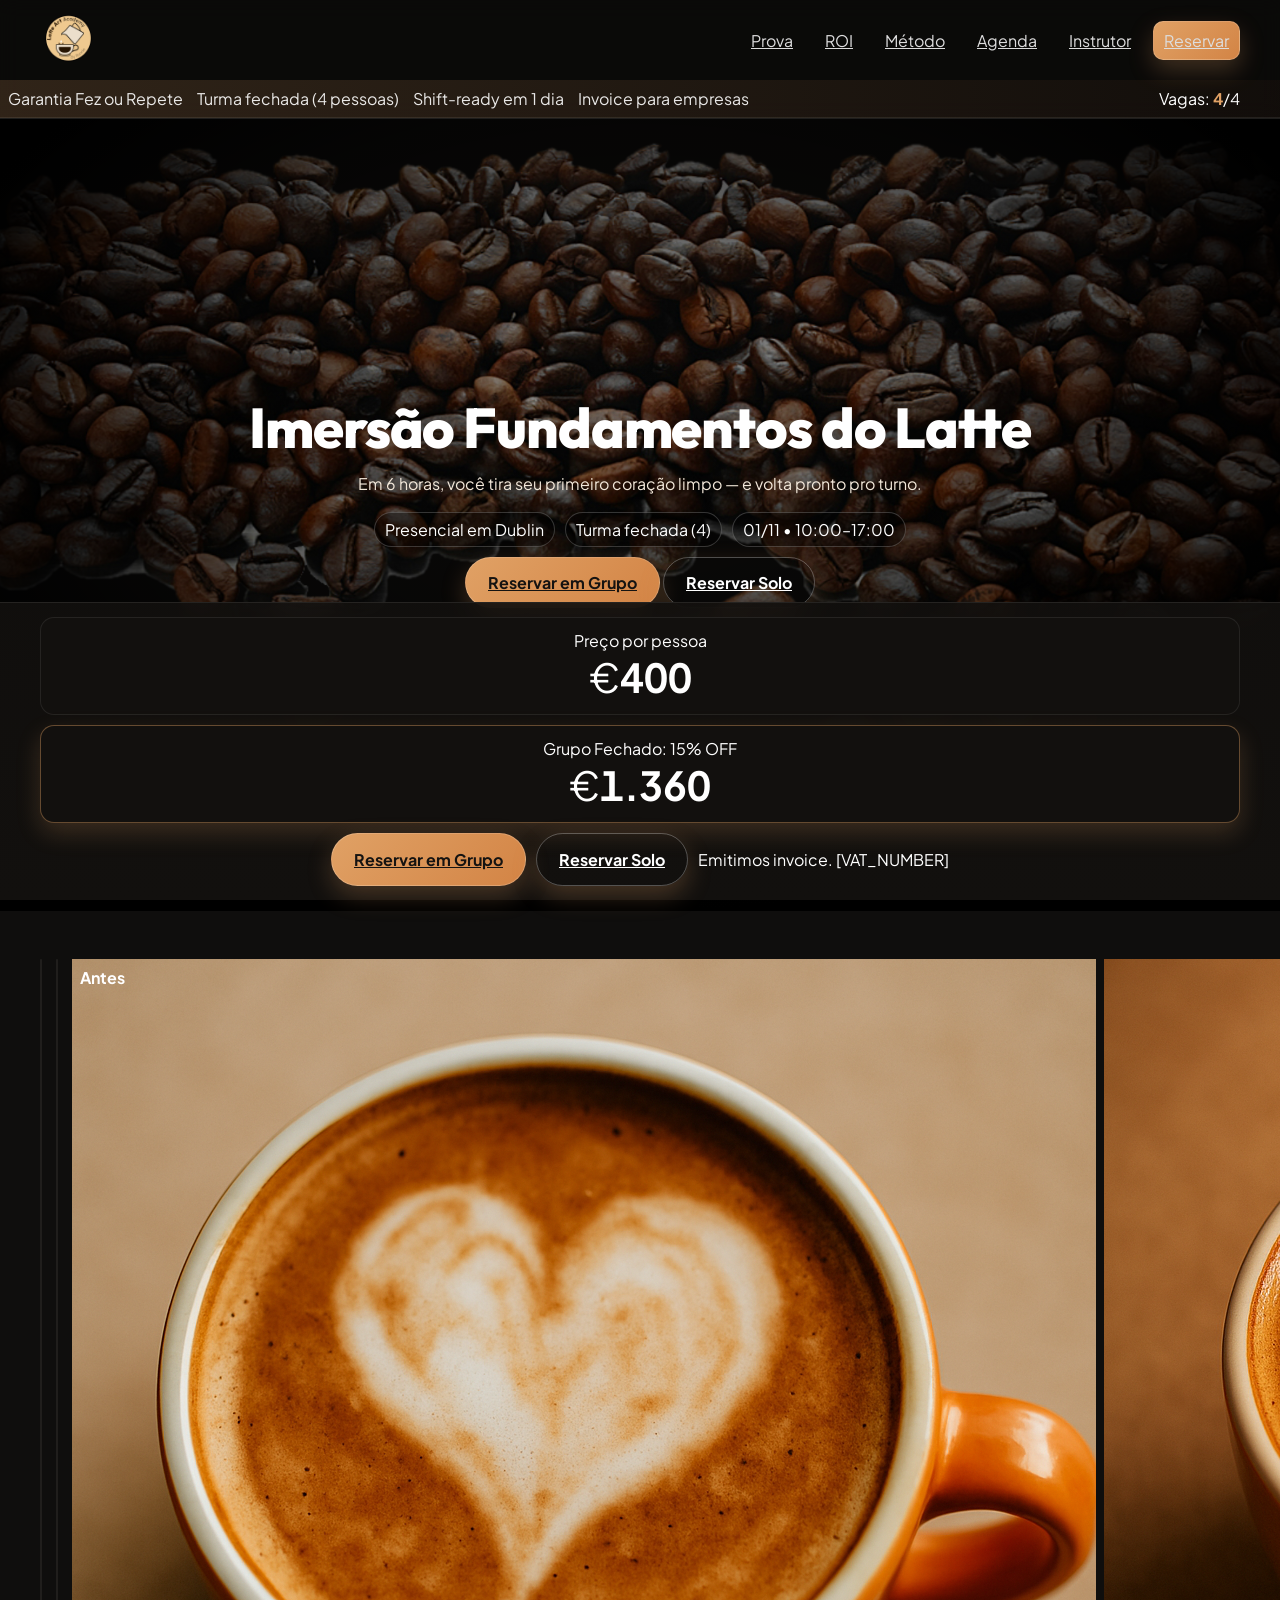
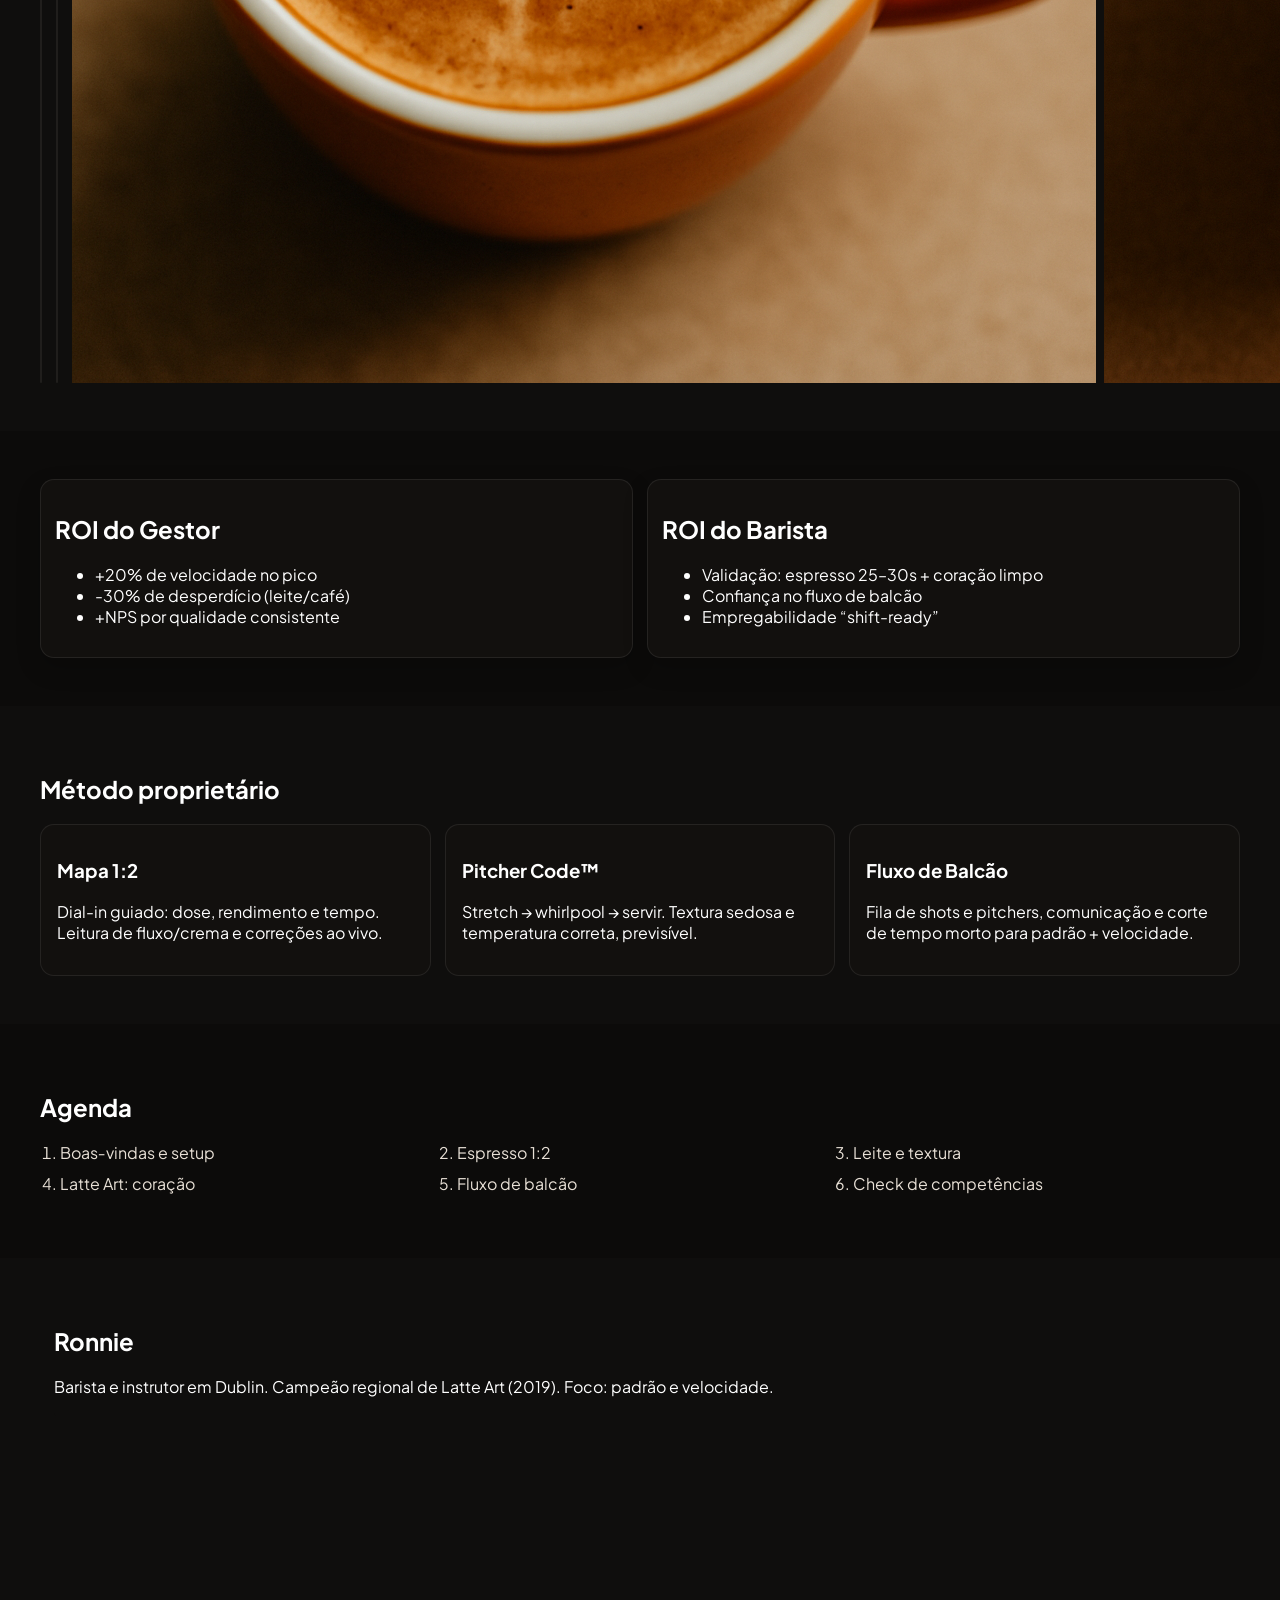
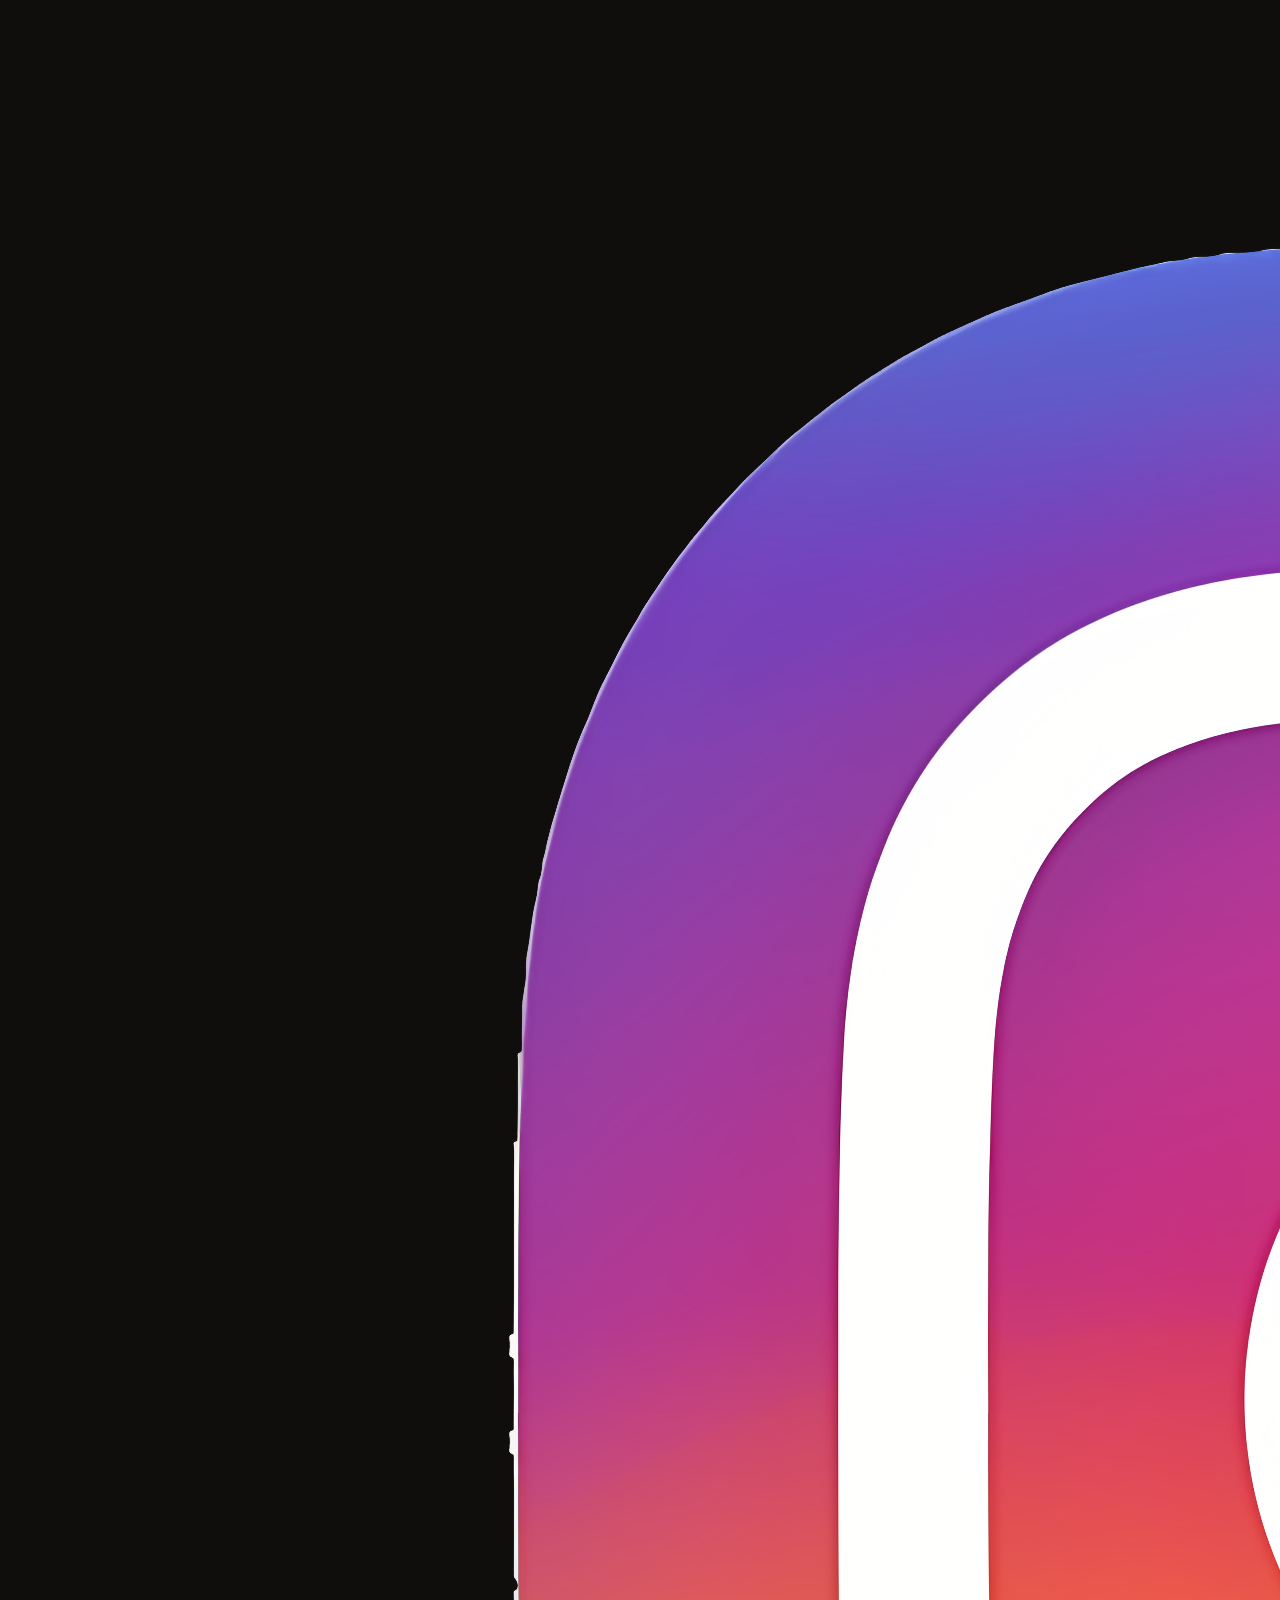
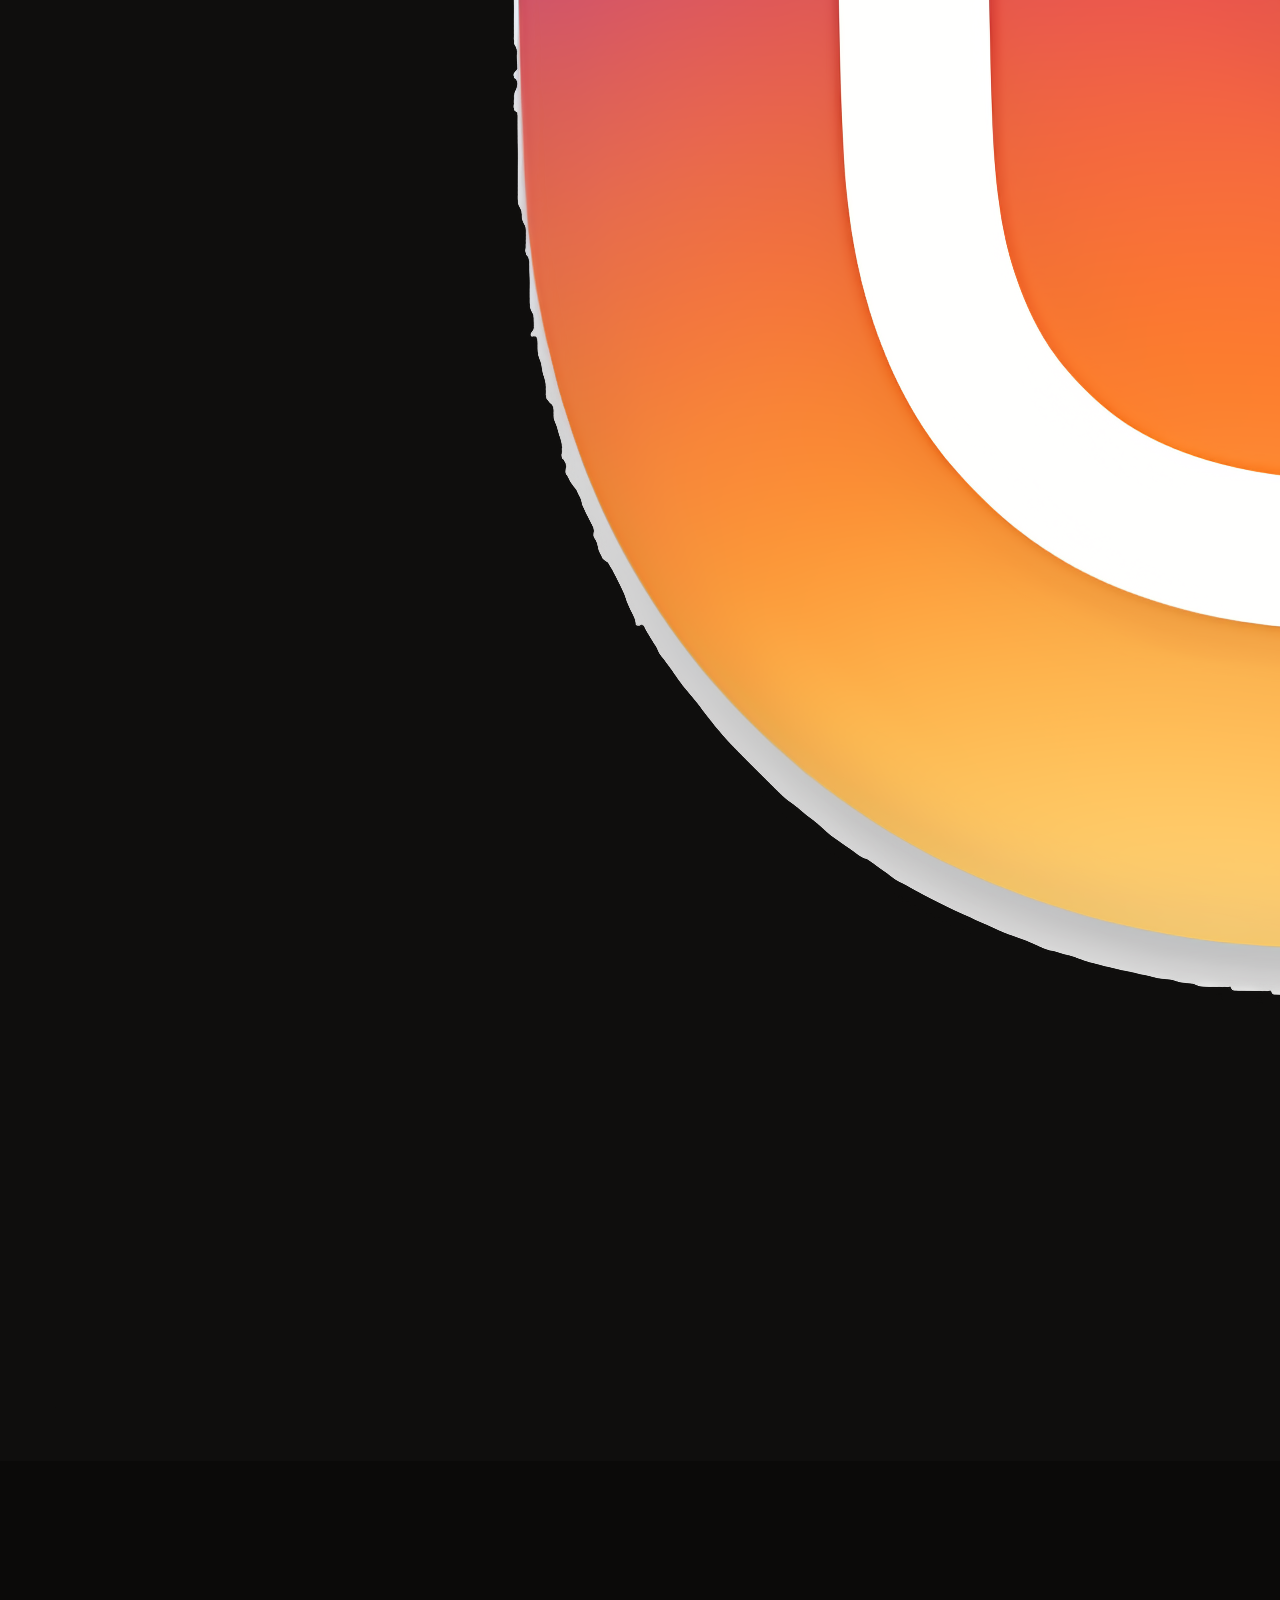
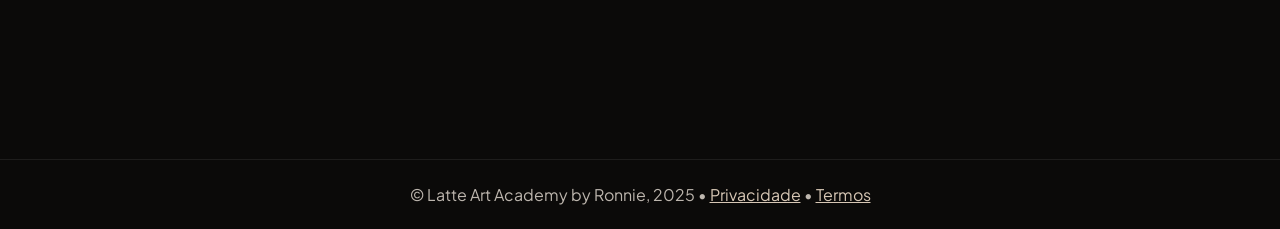
<file: index-c.html>
<!doctype html>
<html lang="pt-BR">
  <head>
    <meta charset="utf-8" />
    <meta name="viewport" content="width=device-width, initial-scale=1, viewport-fit=cover" />
    <title>Imersão Fundamentos do Latte — Versão C</title>
    <meta name="description" content="Versão C: página de conversão extrema para baristas shift-ready. Espresso 1:2 + coração limpo em 1 dia." />
    <link rel="preconnect" href="https://fonts.googleapis.com" />
    <link rel="preconnect" href="https://fonts.gstatic.com" crossorigin />
    <link href="https://fonts.googleapis.com/css2?family=Outfit:wght@400;500;600;700&family=Plus+Jakarta+Sans:wght@400;500;600&display=swap" rel="stylesheet" />
    <link rel="stylesheet" href="/styles-c.css" />
  </head>
  <body class="c">
    <header class="site-header" role="banner">
      <div class="container header-inner">
        <a href="#topo" class="brand" aria-label="Ir para o topo">
          <img src="/Logo_academy.png" alt="Latte Art Academy by Ronnie." width="56" height="56" loading="eager" />
        </a>
        <nav class="main-nav" aria-label="Menu principal">
          <ul>
            <li><a href="#prova">Prova</a></li>
            <li><a href="#roi">ROI</a></li>
            <li><a href="#metodo">Método</a></li>
            <li><a href="#agenda">Agenda</a></li>
            <li><a href="#instrutor">Instrutor</a></li>
            <li><a href="#checkout" class="btn btn-primary">Reservar</a></li>
          </ul>
        </nav>
      </div>
      <div class="value-bar" role="region" aria-label="Valor e vagas">
        <div class="container value-inner">
          <div class="ticker" aria-live="polite">
            <span>Garantia Fez ou Repete</span>
            <span>Turma fechada (4 pessoas)</span>
            <span>Shift-ready em 1 dia</span>
            <span>Invoice para empresas</span>
          </div>
          <div class="spots">Vagas: <strong id="spots">4</strong>/4</div>
        </div>
      </div>
    </header>

    <main id="topo">
      <!-- HERO cinematográfico -->
      <section class="hero-c" aria-label="Hero Versão C">
        <video class="bg" autoplay muted playsinline loop poster="/Header.png">
          <source src="" type="video/mp4" />
        </video>
        <div class="overlay"></div>
        <div class="container hero-c-inner">
          <h1>Imersão Fundamentos do Latte</h1>
          <p class="sub">Em 6 horas, você tira seu primeiro coração limpo — e volta pronto pro turno.</p>
          <div class="pill-row">
            <span class="pill">Presencial em Dublin</span>
            <span class="pill">Turma fechada (4)</span>
            <span class="pill">01/11 • 10:00–17:00</span>
          </div>
          <div class="cta-row">
            <a href="#checkout" class="btn btn-primary btn-lg">Reservar em Grupo</a>
            <a href="#checkout" class="btn btn-ghost btn-lg">Reservar Solo</a>
          </div>
          <div class="trust-mini">SSL • Hotmart • Garantia Fez ou Repete</div>
        </div>
      </section>

      <!-- Prova social + A/B -->
      <section id="prova" class="proof-c">
        <div class="container">
          <div class="proof-grid">
            <figure class="shot">
              <img src="/Expresso.png" alt="Close do espresso extraindo com crema e fluxo uniforme." loading="lazy" />
              <figcaption>1:2 em 25–30s, sem adivinhação</figcaption>
            </figure>
            <figure class="milk">
              <img src="/Milk.png" alt="Mãos vaporizando leite em pitcher, vapor visível." loading="lazy" />
              <figcaption>Microespuma sedosa e brilhante</figcaption>
            </figure>
            <div class="ab">
              <img src="/latte_antes.png" alt="Latte art antes do treinamento (desenho irregular)." />
              <img src="/latte_Depois.png" alt="Latte art após o Boot Camp (coração limpo e simétrico)." />
              <div class="labels"><span>Antes</span><span>Depois</span></div>
            </div>
          </div>
        </div>
      </section>

      <!-- ROI rápido (para gestor e barista) -->
      <section id="roi" class="roi">
        <div class="container roi-grid">
          <div class="card"> 
            <h2>ROI do Gestor</h2>
            <ul>
              <li>+20% de velocidade no pico</li>
              <li>-30% de desperdício (leite/café)</li>
              <li>+NPS por qualidade consistente</li>
            </ul>
          </div>
          <div class="card">
            <h2>ROI do Barista</h2>
            <ul>
              <li>Validação: espresso 25–30s + coração limpo</li>
              <li>Confiança no fluxo de balcão</li>
              <li>Empregabilidade “shift-ready”</li>
            </ul>
          </div>
        </div>
      </section>

      <!-- Método -->
      <section id="metodo" class="method-c">
        <div class="container">
          <h2>Método proprietário</h2>
          <div class="m-grid">
            <div class="m-item">
              <h3>Mapa 1:2</h3>
              <p>Dial-in guiado: dose, rendimento e tempo. Leitura de fluxo/crema e correções ao vivo.</p>
            </div>
            <div class="m-item">
              <h3>Pitcher Code™</h3>
              <p>Stretch → whirlpool → servir. Textura sedosa e temperatura correta, previsível.</p>
            </div>
            <div class="m-item">
              <h3>Fluxo de Balcão</h3>
              <p>Fila de shots e pitchers, comunicação e corte de tempo morto para padrão + velocidade.</p>
            </div>
          </div>
        </div>
      </section>

      <!-- Agenda compacta -->
      <section id="agenda" class="agenda-c">
        <div class="container">
          <h2>Agenda</h2>
          <ol>
            <li>Boas‑vindas e setup</li>
            <li>Espresso 1:2</li>
            <li>Leite e textura</li>
            <li>Latte Art: coração</li>
            <li>Fluxo de balcão</li>
            <li>Check de competências</li>
          </ol>
        </div>
      </section>

      <!-- Instrutor resumido -->
      <section id="instrutor" class="instructor-c">
        <div class="container i-grid">
          <img class="portrait" src="/ronnie.png" alt="Instrutor Ronnie" />
          <div class="copy">
            <h2>Ronnie</h2>
            <p>Barista e instrutor em Dublin. Campeão regional de Latte Art (2019). Foco: padrão e velocidade.</p>
            <div class="socials">
              <a href="https://www.instagram.com/riolattebar/" target="_blank" rel="noopener" aria-label="Instagram"><img src="/Insta_Logo.png" alt="" /></a>
              <a href="[WHATSAPP_LINK]" target="_blank" rel="noopener" aria-label="WhatsApp"><img src="/whats_logo.png" alt="" /></a>
            </div>
          </div>
        </div>
      </section>

      <!-- Preço & Checkout sticky section -->
      <section id="checkout" class="pricing-c">
        <div class="container p-grid">
          <div class="p-box">
            <div class="pp">Preço por pessoa</div>
            <div class="value"><span>€</span><strong>400</strong></div>
          </div>
          <div class="p-box highlight">
            <div class="pp">Grupo Fechado: 15% OFF</div>
            <div class="value"><span>€</span><strong>1.360</strong></div>
          </div>
          <div class="cta-col">
            <a href="[HOTMART_CHECKOUT_URL]" class="btn btn-primary btn-lg">Reservar em Grupo</a>
            <a href="[HOTMART_CHECKOUT_URL]" class="btn btn-ghost btn-lg">Reservar Solo</a>
            <p class="b2b">Emitimos invoice. <span class="vat">[VAT_NUMBER]</span></p>
          </div>
        </div>
      </section>
    </main>

    <footer class="site-footer">
      <div class="container footer-inner">
        <div class="legal">© Latte Art Academy by Ronnie, 2025 • <a href="[LINK_PRIVACIDADE]" target="_blank" rel="noopener">Privacidade</a> • <a href="[LINK_TERMOS]" target="_blank" rel="noopener">Termos</a></div>
      </div>
    </footer>

    <script src="/script-c.js" defer></script>
  </body>
  </html>
</file>
<file: styles.css>
:root {
  --primary: #4D2C1C;
  --text: #1E1A18;
  --surface: #F9C98C;
  --accent: #A86E4A;
  --bg: #FAF6F1;
  --charcoal: #2B2A28;
  --muted: #6F675F;
  --white: #FFFFFF;
  --shadow: 0 10px 30px rgba(0,0,0,.08);

  --radius: 14px;
  --radius-sm: 10px;
  --radius-lg: 20px;

  --space-1: 4px;
  --space-2: 8px;
  --space-3: 12px;
  --space-4: 16px;
  --space-5: 20px;
  --space-6: 24px;
  --space-7: 32px;
  --space-8: 40px;
  --space-9: 56px;

  --container: 1200px;
}

* { box-sizing: border-box; }
html { scroll-behavior: smooth; }
body {
  margin: 0;
  font-family: 'Plus Jakarta Sans', system-ui, -apple-system, Segoe UI, Roboto, Arial, sans-serif;
  color: var(--text);
  background: var(--bg);
  line-height: 1.5;
}

img { max-width: 100%; height: auto; display: block; }
a { color: inherit; text-decoration: none; }

.skip-link { position: absolute; left: -999px; top: -999px; }
.skip-link:focus { left: 8px; top: 8px; background: var(--white); padding: 8px 12px; border-radius: 6px; box-shadow: var(--shadow); }

.container { width: min(100% - 32px, var(--container)); margin-inline: auto; }

.site-header {
  position: sticky; top: 0; z-index: 50; background: rgba(250,246,241,0.84); backdrop-filter: saturate(120%) blur(8px);
  border-bottom: 1px solid rgba(0,0,0,.06);
}
.header-inner { display: flex; align-items: center; justify-content: space-between; gap: 12px; padding: 10px 0; }
.site-header .brand img { border-radius: 8px; width: 50px; height: 50px; }
.main-nav ul { list-style: none; margin: 0; padding: 0; display: none; gap: 16px; }
.main-nav a { padding: 8px 10px; border-radius: 8px; font-weight: 500; color: var(--charcoal); }
.main-nav a:hover, .main-nav a:focus { background: rgba(0,0,0,.06); }
.site-header .btn.btn-primary { color: var(--surface); }

.btn { display: inline-flex; align-items: center; justify-content: center; gap: 8px; padding: 12px 16px; border-radius: 999px; border: 1px solid transparent; transition: transform .15s ease, background .2s ease, color .2s ease; }
.btn:hover { transform: translateY(-1px); }
.btn:active { transform: translateY(0); }
.btn-primary { background: var(--primary); color: var(--white); }
.btn-primary:hover { background: #3e2417; }
.btn-ghost { background: transparent; border-color: rgba(0,0,0,.12); color: var(--charcoal); }
.btn-ghost:hover { background: rgba(0,0,0,.06); }
.btn-lg { padding: 14px 22px; font-weight: 600; }

.cta-sticky { position: fixed; right: 16px; bottom: 16px; box-shadow: var(--shadow); display: inline-flex; }

.hero { position: relative; min-height: 72vh; display: grid; place-items: center; color: var(--white); }
.hero-media { position: absolute; inset: 0; background: url('/Header.png') center/cover no-repeat; opacity: 0.5; z-index: 0; }
.hero::after { content: ""; position: absolute; inset: 0; background: linear-gradient(180deg, rgba(0,0,0,.65), rgba(0,0,0,.55)); z-index: 0; }
.hero-inner { position: relative; z-index: 1; padding: 80px 0 64px; text-align: center; }
.hero-logo { width: clamp(201px, 37.8vw, 336px); height: auto; margin: 0 auto 14px; display: block; }
.hero h1 { font-family: 'Outfit', system-ui, sans-serif; font-weight: 700; letter-spacing: -0.01em; font-size: clamp(28px, 5vw, 42px); margin: 0 0 12px; }
.sub { font-size: clamp(16px, 3.6vw, 20px); margin: 0 auto 16px; max-width: 700px; color: #F6EDE3; }
.chips { display: flex; flex-wrap: wrap; gap: 8px; justify-content: center; margin: 10px 0 16px; }
.chip { background: rgba(249, 201, 140, 0.2); color: #FCE3C2; border: 1px solid rgba(255,255,255,.25); padding: 6px 10px; border-radius: 999px; font-size: 14px; }
.hero .chip { color: var(--surface); border-color: rgba(0,0,0,.0); }
.format .chip { color: var(--primary); }
.cta-row { display: flex; gap: 12px; justify-content: center; flex-wrap: wrap; }

section { padding: 56px 0; }
h2 { font-family: 'Outfit', system-ui, sans-serif; font-weight: 700; font-size: clamp(22px, 4.5vw, 32px); letter-spacing: -0.01em; margin: 0 0 16px; color: var(--charcoal); }
h3 { font-family: 'Outfit', system-ui, sans-serif; font-weight: 600; font-size: 18px; margin: 0 0 8px; }
.lead { color: var(--muted); }

.grid-3 { display: grid; grid-template-columns: 1fr; gap: 14px; }
.grid-2 { display: grid; grid-template-columns: 1fr; gap: 18px; }
@media (min-width: 740px) {
  .main-nav ul { display: flex; }
  .cta-sticky { display: none; }
  .grid-3 { grid-template-columns: repeat(3, 1fr); }
  .grid-2 { grid-template-columns: 1.2fr 1fr; }
}

.card { background: var(--white); border-radius: var(--radius); overflow: hidden; box-shadow: var(--shadow); }
.card img { aspect-ratio: 1/1; object-fit: cover; }
.card figcaption { padding: 10px 12px; font-size: 14px; color: var(--charcoal); }
.proof-mini .card figcaption { text-align: center; }

.bullets { list-style: none; padding: 0; margin: 0 0 16px; display: grid; gap: 10px; }
.bullets li { background: var(--white); border: 1px solid rgba(0,0,0,.06); border-radius: var(--radius-sm); padding: 12px 14px; box-shadow: var(--shadow); }

.compare { display: grid; grid-template-columns: 1fr 1fr; gap: 10px; }
.compare figure { background: var(--white); border-radius: var(--radius-sm); padding: 10px; box-shadow: var(--shadow); }
.compare figcaption { text-align: center; font-weight: 600; margin-top: 6px; }

.method-grid { display: grid; grid-template-columns: 1fr; gap: 18px; }
.diagram { list-style: none; padding: 0; margin: 0; display: grid; gap: 12px; }
.diagram li { display: grid; grid-template-columns: 36px 1fr; gap: 12px; align-items: start; background: var(--white); border: 1px solid rgba(0,0,0,.06); padding: 12px; border-radius: var(--radius); box-shadow: var(--shadow); }
.step { width: 36px; height: 36px; border-radius: 50%; background: var(--surface); color: var(--primary); display: grid; place-items: center; font-weight: 700; }
@media (min-width: 900px) {
  .method-grid { grid-template-columns: 1.2fr 1fr; align-items: center; }
}

.agenda { display: grid; grid-template-columns: repeat(2, minmax(0, 1fr)); gap: 10px; overflow: visible; padding: 8px; border-radius: 16px; background: linear-gradient(180deg, rgba(77,44,28,0.05), rgba(168,110,74,0.03)); position: relative; }
.tab { position: relative; background: radial-gradient(120% 140% at 0% 0%, rgba(255,255,255,0.95) 0%, #F6EEE3 60%, #F2E3CF 100%); border: 1px solid rgba(77,44,28,0.15); color: var(--charcoal); border-radius: 16px; padding: 8px; display: flex; flex-direction: column; align-items: center; justify-content: center; width: 100%; aspect-ratio: 1 / 1; gap: 6px; box-shadow: 0 6px 16px rgba(0,0,0,.07); cursor: pointer; transition: transform .18s ease, box-shadow .18s ease, background .3s ease, color .2s ease; text-align: center; }
.tab::before { content: ""; position: absolute; inset: 0; border-radius: inherit; background: linear-gradient(180deg, rgba(255,255,255,.55), rgba(255,255,255,0) 42%); opacity: .0; transition: opacity .25s ease; pointer-events: none; }
.tab:hover { transform: translateY(-2px); box-shadow: 0 10px 22px rgba(0,0,0,.10); }
.tab[aria-selected="true"] { background: linear-gradient(135deg, #F9C98C 0%, #E7B680 60%, #D79A63 100%); color: var(--primary); border-color: rgba(77,44,28,0.25); }
.tab[aria-selected="true"]::before { opacity: .5; }
.tab img { width: 60%; height: 60%; object-fit: contain; background: transparent; border: none; border-radius: 8px; padding: 0; box-shadow: none; }
.tab span { display: block; font-weight: 600; font-size: 14px; line-height: 1.2; }
.panels { display: none !important; }
.panel { background: var(--white); border: 1px solid rgba(0,0,0,.06); border-radius: var(--radius); padding: 12px; box-shadow: var(--shadow); border-left: 4px solid var(--surface); }
.panel .sublabel { color: var(--muted); margin-top: -2px; }
.agenda { position: relative; }
.agenda-flyout { position: absolute; z-index: 5; }
.agenda-flyout[hidden] { display: none; }
@media (min-width: 900px) {
  .format .container { display: grid; grid-template-columns: 1fr; }
  .agenda { grid-template-columns: repeat(3, minmax(0, 1fr)); }
  .agenda-wrap { display: grid; grid-template-columns: 1fr 1fr; gap: 14px; }
}
.agenda-flyout .fly-panel { min-width: 240px; max-width: 420px; background: var(--white); border: 1px solid rgba(0,0,0,.08); border-radius: 16px; padding: 16px; box-shadow: var(--shadow); animation: slideIn .22s ease; }
@keyframes slideIn { from { opacity: 0; transform: translateY(6px); } to { opacity: 1; transform: translateY(0); } }
@media (min-width: 900px) { .agenda { grid-template-columns: repeat(3, minmax(0, 1fr)); } .event-meta { margin-top: 14px; } }
@media (prefers-reduced-motion: reduce) { .tab, .tab:hover { transition: none; transform: none; } }

.event-meta p { margin: 0 0 6px; color: var(--muted); }
.map-wrap { margin-top: 12px; border-radius: var(--radius); overflow: hidden; box-shadow: var(--shadow); }
.map-wrap iframe { width: 100%; height: 320px; border: 0; }

.checklist { list-style: none; padding: 0; margin: 0; display: grid; gap: 10px; }
.checklist li { position: relative; padding-left: 28px; }
.checklist li::before { content: "✓"; position: absolute; left: 8px; top: 0; color: var(--primary); font-weight: 700; }

.guarantee .badge { width: 64px; height: 64px; border-radius: 50%; border: 2px solid var(--primary); color: var(--primary); display: grid; place-items: center; font-weight: 700; margin-top: 10px; }

.instructor-grid { display: grid; grid-template-columns: 1fr; gap: 16px; align-items: center; }
.portrait img { width: 100%; border-radius: var(--radius); object-fit: cover; }
.bio .microbio, .bio .epiphany { color: var(--muted); }
@media (min-width: 820px) {
  .instructor-grid { grid-template-columns: 1fr 1.2fr; }
}

.testimonials .carousel { position: relative; }
.testimonials .track { display: grid; grid-auto-flow: column; grid-auto-columns: 85%; gap: 12px; overflow-x: auto; scroll-snap-type: x mandatory; padding-bottom: 8px; }
.t-card { background: var(--white); border-radius: var(--radius); box-shadow: var(--shadow); overflow: hidden; scroll-snap-align: start; display: grid; grid-template-columns: 120px 1fr; }
.t-card img { width: 120px; height: 120px; object-fit: cover; }
.t-body { padding: 10px; }
.t-meta { color: var(--muted); font-size: 14px; }
.nav { position: absolute; top: 50%; transform: translateY(-50%); background: var(--white); border: 1px solid rgba(0,0,0,.08); border-radius: 50%; width: 40px; height: 40px; box-shadow: var(--shadow); display: none; }
.nav.prev { left: -8px; }
.nav.next { right: -8px; }
@media (min-width: 900px) { .testimonials .track { grid-auto-columns: 33%; } .nav { display: grid; place-items: center; } }

.pricing .price-grid { display: grid; grid-template-columns: 1fr 1fr; gap: 12px; }
.price-box { background: var(--white); border-radius: var(--radius); padding: 14px; text-align: center; border: 1px solid rgba(0,0,0,.06); box-shadow: var(--shadow); }
.pp { color: var(--muted); font-size: 14px; }
.value { font-variant-numeric: tabular-nums; font-size: clamp(28px, 6vw, 40px); display: inline-flex; align-items: baseline; gap: 6px; }
.coupon { display: grid; grid-template-columns: 1fr auto; gap: 10px; align-items: center; margin: 12px 0; }
.coupon input { padding: 10px 12px; border-radius: 10px; border: 1px solid rgba(0,0,0,.15); font-variant-numeric: tabular-nums; }
.coupon .validity { color: var(--muted); font-size: 14px; }
.b2b { color: var(--muted); }

.faq details { background: var(--white); border: 1px solid rgba(0,0,0,.08); border-radius: var(--radius); padding: 10px 12px; box-shadow: var(--shadow); }
.faq details + details { margin-top: 10px; }
.faq summary { cursor: pointer; font-weight: 600; }

.contact address { font-style: normal; color: var(--muted); margin-bottom: 12px; margin-top: 12px; }
.contact .cta-row { gap: 10px; justify-content: flex-start; }

.site-footer { border-top: 1px solid rgba(0,0,0,.06); padding: 20px 0 96px; position: relative; }
.footer-grid { display: flex; align-items: center; justify-content: space-between; gap: 10px; }
.socials { display: flex; align-items: center; gap: 10px; }
.icon-btn { padding: 8px; border-radius: 12px; }
.icon-btn img { width: 20px; height: 20px; display: block; }

@media (max-width: 739px) {
  .icon-btn { width: 44px; height: 44px; padding: 0; border-radius: 12px; display: inline-flex; align-items: center; justify-content: center; }
  .icon-btn img { width: 24px; height: 24px; object-fit: contain; }
}
.ig { color: var(--muted); }
.legal { display: flex; gap: 12px; color: var(--muted); font-size: 14px; }

@media (max-width: 739px) {
  .footer-grid { flex-direction: column; align-items: flex-start; gap: 12px; }
  .legal { flex-wrap: wrap; gap: 10px 14px; }
}

.cookie-banner { position: fixed; inset: auto 16px 16px 16px; background: var(--white); border: 1px solid rgba(0,0,0,.12); border-radius: 12px; padding: 12px; box-shadow: var(--shadow); display: grid; gap: 8px; }
.cookie-actions { display: flex; gap: 8px; justify-content: flex-end; }

/* Microanimações */
.fade-in { opacity: 0; transform: translateY(8px); animation: fadeIn .6s ease forwards; }
@keyframes fadeIn { to { opacity: 1; transform: translateY(0); } }

/* Accessibility helpers */
:focus-visible { outline: 2px solid var(--accent); outline-offset: 2px; }

/* Ensure hidden attribute always hides */
[hidden] { display: none !important; }
</file>
<file: styles-b.css>
:root{--primary:#4D2C1C;--text:#1E1A18;--surface:#F9C98C;--accent:#A86E4A;--bg:#0f0e0d}
*{box-sizing:border-box}body.b{margin:0;font-family:'Plus Jakarta Sans',system-ui,-apple-system,Segoe UI,Roboto,Arial,sans-serif;background:var(--bg);color:#fff}
.container{width:min(100% - 32px,1200px);margin-inline:auto}
.site-header{position:sticky;top:0;z-index:50;background:rgba(15,14,13,.5);backdrop-filter:saturate(120%) blur(8px);border-bottom:1px solid rgba(255,255,255,.08)}
.header-inner{display:flex;align-items:center;justify-content:space-between;padding:10px 0}
.btn{display:inline-flex;align-items:center;justify-content:center;padding:10px 14px;border-radius:999px;border:1px solid rgba(255,255,255,.2);color:#fff;background:linear-gradient(135deg,#4D2C1C,#A86E4A)}
.cta-sticky{position:fixed;right:16px;bottom:16px}

.hero-b{position:relative;min-height:86vh;display:grid;place-items:center;overflow:hidden}
.kenburns{position:absolute;inset:0;background:url('/Header.png') center/cover no-repeat;transform:scale(1.08);animation:ken 14s ease-in-out infinite alternate;filter:brightness(.7) contrast(1.05)}
@keyframes ken{0%{transform:scale(1.08) translate(0,0)}100%{transform:scale(1.18) translate(-2%, -2%)}}
.steam{position:absolute;left:0;right:0;bottom:0;top:30%;pointer-events:none;overflow:visible;mask-image:linear-gradient(0deg, rgba(0,0,0,0) 0%, rgba(0,0,0,0) 8%, rgba(0,0,0,1) 28%, rgba(0,0,0,1) 100%);-webkit-mask-image:linear-gradient(0deg, rgba(0,0,0,0) 0%, rgba(0,0,0,0) 8%, rgba(0,0,0,1) 28%, rgba(0,0,0,1) 100%)}
.steam::before{content:"";position:absolute;left:50%;bottom:0;transform:translateX(-50%);width:min(40vw, 320px);height:90px;background:radial-gradient(50% 60% at 50% 100%, rgba(255,255,255,.18) 0%, rgba(255,255,255,0) 70%);filter:blur(6px);opacity:.7}
.puff{position:absolute;left:50%;bottom:0;width:80px;height:80px;border-radius:50%;background:radial-gradient(circle at 50% 60%, rgba(255,255,255,.35) 0%, rgba(255,255,255,.22) 35%, rgba(255,255,255,.06) 70%, rgba(255,255,255,0) 80%);filter:blur(8px);opacity:.0;transform:translate(-50%,0) scale(.7);animation:puffUp var(--dur,6s) ease-out forwards;will-change:transform,opacity,filter}
@keyframes puffUp{0%{opacity:.0;transform:translate(-50%, 0) scale(.7)}8%{opacity:.5}50%{opacity:.35}100%{opacity:0;transform:translate(calc(-50% + var(--dx, 0px)), -280px) scale(1.4)}}
@media (prefers-reduced-motion: reduce){.puff{animation-duration:0.01ms;animation-iteration-count:1}}
.hero-b-inner{position:relative;text-align:center;display:grid;gap:10px}
.hero-logo{width:clamp(160px,22vw,280px);height:auto;margin:0 auto 8px}
.hero-b h1{font-family:'Outfit',system-ui,sans-serif;font-weight:700;font-size:clamp(28px,5vw,46px);margin:0}
.hero-b .sub{color:#F6EDE3;margin:0 0 6px}

.marquee{overflow:hidden;mask-image:linear-gradient(90deg,transparent,#000 10%,#000 90%,transparent);-webkit-mask-image:linear-gradient(90deg,transparent,#000 10%,#000 90%,transparent)}
.marquee .track{display:inline-flex;gap:22px;white-space:nowrap;animation:marq 14s linear infinite}
.marquee span{display:inline-block;padding:6px 10px;border-radius:999px;background:rgba(0,0,0,.35);border:1px solid rgba(255,255,255,.25)}
@keyframes marq{from{transform:translateX(0)}to{transform:translateX(-50% )}}

.timer{position:absolute;right:14px;bottom:14px;background:rgba(0,0,0,.45);border:1px solid rgba(255,255,255,.25);padding:6px 10px;border-radius:10px;font-variant-numeric:tabular-nums}

.restante{padding:56px 0;background:#fff;color:var(--text)}
</file>
<file: styles-c.css>
:root{--primary:#3A2418;--accent:#E0A165;--cream:#FFF3E2;--ink:#151311;--bg:#0b0a09}
*{box-sizing:border-box}
body.c{margin:0;color:#fff;background:var(--bg);font-family:'Plus Jakarta Sans',system-ui,-apple-system,Segoe UI,Roboto,Arial,sans-serif}
.container{width:min(100% - 32px,1200px);margin-inline:auto}

.site-header{position:sticky;top:0;z-index:60;background:rgba(11,10,9,.6);backdrop-filter: blur(10px) saturate(130%);border-bottom:1px solid rgba(255,255,255,.08)}
.header-inner{display:flex;align-items:center;justify-content:space-between;padding:10px 0}
.main-nav ul{list-style:none;display:flex;gap:12px;align-items:center;margin:0;padding:0}
.main-nav a{color:#ddd;padding:8px 10px;border-radius:10px}
.main-nav a:hover{background:rgba(255,255,255,.06)}
.btn{display:inline-flex;align-items:center;justify-content:center;padding:12px 16px;border-radius:999px;border:1px solid rgba(255,255,255,.18);color:var(--ink);background:linear-gradient(135deg,var(--accent),#d38445);box-shadow:0 10px 24px rgba(227,160,100,.25)}
.btn-ghost{background:transparent;color:#fff;border-color:rgba(255,255,255,.28)}
.btn-lg{padding:14px 22px;font-weight:700}
.value-bar{position:sticky;top:56px;background:linear-gradient(90deg,rgba(227,160,100,.18),rgba(58,36,24,.18));border-bottom:1px solid rgba(255,255,255,.08)}
.value-inner{display:flex;align-items:center;justify-content:space-between;gap:12px;padding:8px 0}
.ticker{display:flex;gap:14px;white-space:nowrap;overflow:auto}
.ticker span{opacity:.9}
.spots strong{color:var(--accent)}

.hero-c{position:relative;min-height:88vh;display:grid;place-items:center;overflow:hidden}
.hero-c .bg{position:absolute;inset:0;width:100%;height:100%;object-fit:cover;filter:brightness(.6)}
.hero-c .overlay{position:absolute;inset:0;background:radial-gradient(60% 60% at 50% 40%, transparent 0,#00000088 70%,#000 100%)}
.hero-c-inner{text-align:center;position:relative;display:grid;gap:10px}
.hero-c h1{font-family:'Outfit',system-ui,sans-serif;font-weight:800;font-size:clamp(30px,6vw,56px);letter-spacing:-.02em;margin:0}
.hero-c .sub{color:#f3e8da;margin:0 0 8px}
.pill-row{display:flex;gap:10px;flex-wrap:wrap;justify-content:center}
.pill{background:rgba(0,0,0,.4);border:1px solid rgba(255,255,255,.2);padding:6px 10px;border-radius:999px}
.trust-mini{opacity:.8}

.proof-c{padding:48px 0;background:#0f0e0d}
.proof-grid{display:grid;grid-template-columns:1fr;gap:14px}
.proof-c figure{margin:0;background:#12100e;border:1px solid rgba(255,255,255,.06);border-radius:14px;overflow:hidden}
.proof-c figure img{width:100%;display:block}
.proof-c figcaption{text-align:center;padding:10px;color:#ddd}
.ab{position:relative;display:grid;grid-template-columns:1fr 1fr;gap:8px}
.ab .labels{position:absolute;top:8px;left:8px;right:8px;display:flex;justify-content:space-between;font-weight:700;color:#fff}
@media(min-width:820px){.proof-grid{grid-template-columns:1fr 1fr 1fr}}

.roi{padding:48px 0;background:#0c0b0a}
.roi-grid{display:grid;grid-template-columns:1fr;gap:14px}
.roi .card{background:#12100e;border:1px solid rgba(255,255,255,.08);border-radius:14px;padding:14px;box-shadow:0 10px 24px rgba(0,0,0,.2)}
@media(min-width:900px){.roi-grid{grid-template-columns:1fr 1fr}}

.method-c{padding:48px 0;background:#0f0e0d}
.m-grid{display:grid;grid-template-columns:1fr;gap:14px}
.m-item{background:#12100e;border:1px solid rgba(255,255,255,.08);border-radius:14px;padding:16px}
@media(min-width:900px){.m-grid{grid-template-columns:repeat(3,1fr)}}

.agenda-c{padding:48px 0;background:#0c0b0a}
.agenda-c ol{display:grid;grid-template-columns:1fr;gap:10px;list-style:decimal;padding-left:20px;color:#e8e0d6}
@media(min-width:820px){.agenda-c ol{grid-template-columns:repeat(3,1fr)}}

.instructor-c{padding:48px 0;background:#0f0e0d}
.i-grid{display:grid;grid-template-columns:1fr;gap:14px;align-items:center}
.i-grid .portrait{width:100%;border-radius:14px;box-shadow:0 10px 24px rgba(0,0,0,.3)}
.i-grid .copy .socials{display:flex;gap:10px;margin-top:6px}
@media(min-width:820px){.i-grid{grid-template-columns:1fr 1.2fr}}

.pricing-c{position:sticky;bottom:0;background:linear-gradient(180deg,rgba(18,16,14,.9),rgba(18,16,14,1));backdrop-filter: blur(10px);border-top:1px solid rgba(255,255,255,.08);padding:14px 0}
.p-grid{display:grid;grid-template-columns:1fr;gap:10px;align-items:center}
.p-box{background:#12100e;border:1px solid rgba(255,255,255,.08);border-radius:14px;padding:12px;text-align:center}
.p-box .value{font-variant-numeric:tabular-nums;font-size:clamp(28px,6vw,40px)}
.p-box.highlight{border-color:rgba(224,161,101,.4);box-shadow:0 10px 24px rgba(224,161,101,.2)}
.cta-col{display:flex;gap:10px;flex-wrap:wrap;justify-content:center}

.site-footer{padding:24px 0;background:#0b0a09;color:#bdb6ae;border-top:1px solid rgba(255,255,255,.08)}
.footer-inner{display:flex;align-items:center;justify-content:center}
.site-footer a{color:#d7c7b5}
</file>
